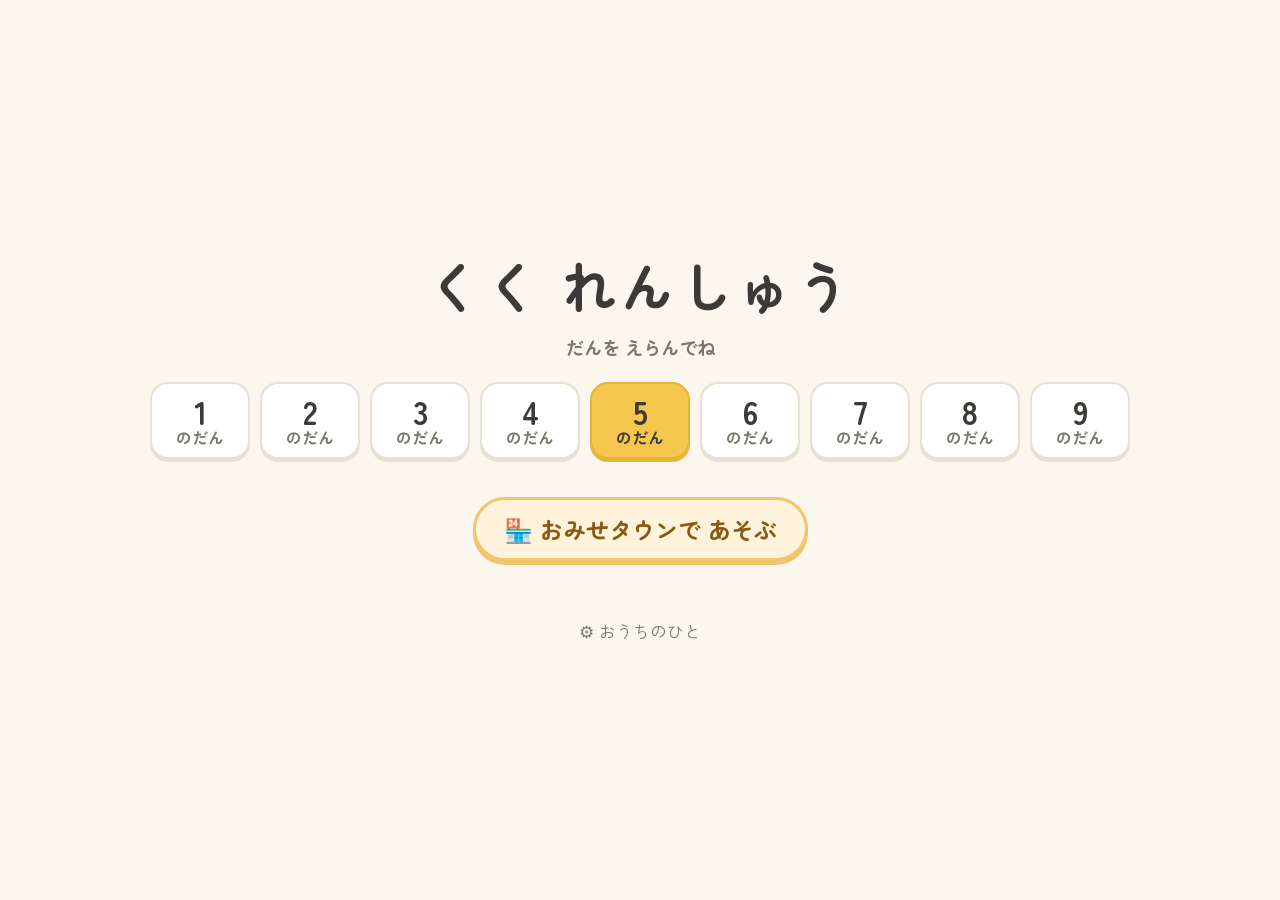
<file: index.html>
<!doctype html>
<html lang="ja">
<head>
<meta charset="utf-8">
<meta name="viewport" content="width=device-width, initial-scale=1, viewport-fit=cover">
<meta name="theme-color" content="#fbf7ef">
<title>くく れんしゅう</title>
<meta name="description" content="九九を声で練習するアプリ（1〜9の段）">
<link rel="manifest" href="manifest.webmanifest">
<link rel="icon" type="image/png" sizes="32x32" href="icons/favicon-32.png">
<link rel="apple-touch-icon" href="icons/apple-touch-icon.png">
<meta name="apple-mobile-web-app-capable" content="yes">
<meta name="mobile-web-app-capable" content="yes">
<meta name="apple-mobile-web-app-title" content="くく">
<meta name="apple-mobile-web-app-status-bar-style" content="default">
<link rel="preconnect" href="https://fonts.googleapis.com">
<link rel="preconnect" href="https://fonts.gstatic.com" crossorigin>
<link href="https://fonts.googleapis.com/css2?family=Zen+Maru+Gothic:wght@500;700&display=swap" rel="stylesheet">
<link rel="stylesheet" href="style.css">
</head>
<body>

<!-- トップ -->
<section class="screen" id="screen-top">
  <div class="top-wrap">
    <h1 class="top-title">くく れんしゅう</h1>
    <p class="top-hint">だんを えらんでね</p>
    <div class="dan-picker" id="dan-picker" aria-label="だんを えらぶ"></div>
    <button class="shop-entry" id="btn-shop">🏪 おみせタウンで あそぶ</button>
    <button class="link-btn" id="btn-parent">⚙ おうちのひと</button>
    <p class="env-notice" id="env-notice" hidden></p>
  </div>
</section>

<!-- 1もんずつ：えらぶ -->
<section class="screen" id="screen-select">
  <header class="bar"><button class="back" data-go="menu">← もどる</button><span class="bar-title"><span class="dan-title"></span>・1もんずつ</span><span></span></header>
  <div class="center-wrap">
    <div class="select-grid" id="select-grid"></div>
    <div class="level-picker" aria-label="れんしゅうの しかた"></div>
  </div>
</section>

<!-- 段のメニュー -->
<section class="screen" id="screen-menu">
  <header class="bar"><button class="back" data-go="top">← もどる</button><span class="bar-title dan-title menu-dan"></span><span></span></header>
  <div class="center-wrap menu-wrap">
    <div class="mode-grid">
      <button class="mode-btn blue" id="mode-single"><span class="mode-ico">🔵</span><span class="mode-name">1もんずつ</span><span class="mode-sub">ひとつずつ れんしゅう</span></button>
      <button class="mode-btn green" id="mode-seq"><span class="mode-ico">🟢</span><span class="mode-name">じゅんばんに 9もん</span><span class="mode-sub">1から9まで じゅんばんに</span><span class="step-mark" id="mark-seq" hidden>✨</span></button>
      <button class="mode-btn purple" id="mode-random"><span class="mode-ico">🟣</span><span class="mode-name">ばらばら 9もん</span><span class="mode-sub">じゅんばんを まぜて れんしゅう</span><span class="step-mark" id="mark-random" hidden>✨</span></button>
      <button class="mode-btn star" id="mode-recital"><span class="mode-ico">⭐</span><span class="mode-name">みないで いえるかな？</span><span class="mode-sub">さいしょから さいごまで じぶんで</span></button>
    </div>
    <div class="menu-foot">
      <div class="level-row"><span class="level-label">みかた</span><div class="level-picker" aria-label="れんしゅうの しかた"></div></div>
      <button class="link-btn small" id="chain-short-toggle">ちょっとだけ れんしゅう</button>
      <div class="chain-short" id="chain-short" hidden></div>
    </div>
  </div>
</section>

<!-- のぼり／くだり えらび -->
<section class="screen" id="screen-dir">
  <header class="bar"><button class="back" data-go="menu">← もどる</button><span class="bar-title"><span class="dan-title"></span>・<span id="dir-context"></span></span><span></span></header>
  <div class="center-wrap">
    <p class="dir-q">どっちにする？</p>
    <div class="dir-grid">
      <button class="mode-btn green" id="dir-up"><span class="mode-name">⬆️ のぼり<small>（上り九九）</small></span><span class="mode-sub">1 → 2 → 3 → … → 9</span></button>
      <button class="mode-btn blue" id="dir-down"><span class="mode-name">⬇️ くだり<small>（下り九九）</small></span><span class="mode-sub">9 → 8 → 7 → … → 1</span></button>
    </div>
  </div>
</section>

<!-- 練習 -->
<section class="screen" id="screen-play">
  <header class="bar">
    <button class="back" id="btn-play-back">← もどる</button>
    <div class="dots" id="play-dots"></div>
    <button class="replay" id="btn-replay">🔊 もういちど</button>
  </header>
  <div class="stage">
    <div class="play-label" id="play-label" hidden></div>
    <div class="play-q" id="play-q"></div>
    <div class="play-reading" id="play-reading"></div>
    <div class="play-msg" id="play-msg"></div>
    <div class="play-sub" id="play-sub"></div>
    <button class="mic off" id="play-mic" hidden aria-label="マイク"><span class="mic-ico">🎤</span><span class="mic-label" id="play-mic-label"></span></button>

    <div class="hint-box" id="hint-box" hidden>
      <div class="hint-clue" id="hint-clue"></div>
      <div class="hint-note" id="hint-note"></div>
      <button class="soft-btn" id="btn-reveal">こたえをみる</button>
    </div>
    <div class="solo-box" id="solo-box" hidden>
      <button class="mid-btn green" id="btn-solo">こんどは ひとりで♪</button>
    </div>
    <div class="after-box" id="after-box" hidden>
      <button class="mid-btn blue" id="after-again">もういちど</button>
      <button class="mid-btn green" id="after-next">つぎへ</button>
      <button class="soft-btn" id="after-list">ほかの もんだい</button>
    </div>
  </div>
  <footer class="play-foot">
    <span></span>
    <button class="hint-btn" id="btn-hint">💡 ヒント</button>
    <button class="cant-hear" id="btn-cant-hear">🎤 うまくきこえない</button>
  </footer>

  <div class="rescue" id="rescue" hidden>
    <div class="rescue-card">
      <p class="rescue-title">おうちのひとに きいてもらおう</p>
      <p class="rescue-reason" id="rescue-reason"></p>
      <button class="mid-btn green" id="rescue-ok">○ いえた</button>
      <div class="rescue-row">
        <button class="soft-btn" id="rescue-retry">🎤 もういちど マイク</button>
        <button class="soft-btn" id="rescue-close">とじる</button>
      </div>
    </div>
  </div>
</section>

<!-- つづけて：おわり -->
<section class="screen" id="screen-done">
  <div class="center-wrap done-wrap">
    <div class="done-icon" id="done-icon">✨</div>
    <p class="done-title" id="done-title"></p>
    <div class="done-buttons">
      <button class="mid-btn green" id="done-recite" hidden>こんどは じぶんで いってみる？</button>
      <button class="mid-btn blue" id="done-end">おしまい</button>
    </div>
    <div class="done-buttons">
      <button class="soft-btn" id="done-next" hidden></button>
      <button class="soft-btn" id="done-again">もういちど</button>
    </div>
  </div>
</section>

<!-- ⭐ みないで いえるかな？（本番暗唱） -->
<section class="screen" id="screen-recital">
  <header class="bar"><button class="back" id="btn-recital-back">← もどる</button><span class="bar-title" id="recital-dir"></span><span></span></header>
  <div class="stage">
    <div class="recite-dan dan-title"></div>
    <div class="recital-sub" id="recital-sub"></div>
    <button class="big-btn star recital-start" id="recital-start">🎤 スタート</button>
  </div>
  <footer class="recital-foot">
    <button class="mid-btn blue" id="recital-finish" hidden>おわった！</button>
  </footer>
</section>

<!-- 🏪 九九のおみせタウン：お店えらび（マイクは使わない） -->
<section class="screen" id="screen-town">
  <header class="bar"><button class="back" id="town-back">← もどる</button><span class="bar-title">九九の おみせタウン</span><span></span></header>
  <div class="town">
    <p class="town-hint">どの おみせで あそぶ？</p>
    <div class="town-grid" id="town-grid"></div>
  </div>
</section>

<!-- 🏪 お店（マイクは使わない） -->
<section class="screen" id="screen-shop">
  <header class="bar"><button class="back" id="shop-back">← おみせタウン</button><span class="bar-title" id="shop-title"></span><span></span></header>
  <div class="shop">
    <div class="shop-side">
      <div class="shop-customer">
        <div class="shop-animal" id="shop-animal"></div>
        <div class="shop-bubble"><span class="shop-name" id="shop-name"></span><span class="shop-line" id="shop-line"></span></div>
      </div>
      <div class="shop-panel">
        <div class="shop-prep" id="shop-prep">
          <button class="mid-btn shop-btn soft" id="shop-remove">− もどす</button>
          <span class="shop-plate-count" id="shop-plate-count"></span>
          <button class="mid-btn shop-btn green" id="shop-add">＋ ならべる</button>
        </div>
        <button class="mid-btn shop-check" id="shop-check">ぜんぶで なんこ？ かくにん！</button>
        <div class="shop-result" id="shop-result" hidden>
          <div class="shop-total" id="shop-total"></div>
          <div class="shop-eq" id="shop-eq"></div>
          <div class="shop-reading"><span id="shop-reading"></span> <button class="tiny-round" id="shop-read" aria-label="よみかたを きく">🔊</button></div>
          <button class="soft-btn" id="shop-skip">とばす ⏩</button>
        </div>
        <button class="mid-btn shop-deliver" id="shop-deliver" hidden>🛵 おとどけする</button>
        <div class="shop-thanks" id="shop-thanks"></div>
        <div class="shop-next-item" id="shop-next-item" hidden></div>
        <button class="mid-btn blue" id="shop-next" hidden>つぎの おきゃくさんを よぶ</button>
      </div>
    </div>
    <div class="shop-counter">
      <div class="shop-plates" id="shop-plates"></div>
      <div class="shop-foods" id="shop-foods" aria-label="しょうひんを えらぶ"></div>
    </div>
  </div>
  <div class="shop-unlock" id="shop-unlock" hidden>
    <div class="shop-unlock-card">
      <p class="shop-unlock-title" id="shop-unlock-title">✨ あたらしい しょうひん ✨</p>
      <div class="shop-unlock-food" id="shop-unlock-food"></div>
      <p class="shop-unlock-name"><span id="shop-unlock-name"></span><span id="shop-unlock-after"> が できるように なったよ！</span></p>
      <p class="shop-unlock-note" id="shop-unlock-note">したの しょうひんから えらべるよ</p>
      <div class="shop-unlock-btns">
        <button class="mid-btn green" id="shop-unlock-ok">やったね！</button>
        <button class="mid-btn blue" id="shop-unlock-use">つぎは これに する！</button>
      </div>
    </div>
  </div>
  <div class="shop-unlock shop-intro" id="shop-intro" hidden>
    <div class="shop-unlock-card">
      <p class="shop-unlock-title" id="shop-intro-title"></p>
      <div class="shop-unlock-food" id="shop-intro-item"></div>
      <p class="shop-intro-line" id="shop-intro-line"></p>
      <p class="shop-unlock-note" id="shop-intro-sub"></p>
      <button class="mid-btn green" id="shop-intro-ok">はじめる！</button>
    </div>
  </div>
</section>

<!-- おうちのひと -->
<section class="screen" id="screen-parent">
  <header class="bar"><button class="back" id="btn-parent-back">← もどる</button><span class="bar-title">おうちのひと</span><span></span></header>
  <div class="parent">
    <div class="test-banner" id="test-banner" hidden>🧪 動作テストモード中：練習しても記録・成長・反応時間・履歴には残りません</div>

    <section class="card">
      <h2>練習セッション</h2>
      <p class="note">1回の練習ごとの記録です。正解の行で「👋 おうちのひとがヒント」を押すと、外部ヒントありとして記録を直せます（ヒントなし成功には数えなくなります）。<br>
      反応時間は読み上げ終了から正解までです。「※聞き取り直し」がある場合は、純粋に思い出すまでの時間ではありません。</p>
      <div id="session-list"></div>
    </section>

    <section class="card">
      <h2>だんごとの記録（累計）</h2>
      <div class="dan-tabs" id="parent-dan-tabs"></div>
      <div class="table-wrap" id="parent-table"></div>
      <p class="note">成長：🌱はじめ → 🌿ヒントありで言えた → 🌷ヒントなしで言えた → ⭐別の日にもヒントなしで言えた<br>
      「最近の反応時間」は直近3回の平均（参考値）。聞き取り直しを含むため、セッション記録の実測を優先してください。</p>
      <p id="parent-chain" class="note"></p>
    </section>

    <section class="card">
      <h2>音声認識テスト</h2>
      <div class="row">
        <select id="test-dan"></select>
        <select id="test-target"></select>
        <span id="test-prompt"></span>
      </div>
      <button class="soft-btn" id="btn-test">🎤 テスト開始</button>
      <div class="test-out" id="test-out"></div>
    </section>

    <section class="card">
      <h2>🧪 動作テストモード</h2>
      <label class="row"><input type="checkbox" id="set-test"> 動作テストモード（おうちのひと・開発者の確認用）</label>
      <p class="note">ONのあいだは、音声認識・読み上げ・判定・効果音・画面遷移は通常どおり動きますが、学習記録・成長・反応時間・練習履歴には一切加算しません。子ども画面の右上に小さく 🧪 が出ます。</p>
    </section>

    <section class="card">
      <h2>設定</h2>
      <label class="row"><input type="checkbox" id="set-voice"> 音声読み上げ</label>
      <label class="row"><input type="checkbox" id="set-sound"> 効果音 <button class="tiny" id="btn-sound-test" type="button">試す</button></label>
      <label class="row">読み上げ速度 <input type="range" id="set-rate" min="0.6" max="1.2" step="0.05"> <span id="set-rate-val"></span>
        <button class="tiny" id="btn-rate-test" type="button">試す</button></label>
      <label class="row">声 <select id="set-voice-name"></select></label>
      <p class="note" id="env-status"></p>
      <label class="row"><input type="checkbox" id="set-dev"> 🛠 開発用ツールを表示する（音声認識の調査用）</label>
      <p class="note">ON のあいだだけ、認識した文字や時刻などの開発用ログを、このタブの中に一時的に保存します（タブを閉じると消えます。どこにも送信しません）。</p>
    </section>

    <section class="card">
      <h2>この端末の記録について</h2>
      <p class="note">
        ・練習の記録は、<b>この端末のこのブラウザの中だけ</b>に保存されます（ログインなし）。ほかの端末やブラウザとは同期しません。<br>
        ・ブラウザの「閲覧データの削除」をすると記録も消えます。iPad・iPhone では、Safari で開いたときとホーム画面から開いたときで記録が別になります。<br>
        ・このアプリは、音声や認識した文字を独自のサーバーへ送りません。ただし声を文字にする処理は、ブラウザの音声認識（Chrome は Google、Safari は Apple）が各社のサーバーで行います。<br>
        ・記録には、聞き取れなかったときに認識された文字（例：「聞き取れず「…」」）や本番暗唱の認識結果も含まれます。不要になったら下の「成長記録をリセット」で消せます。
      </p>
      <div class="row">
        <button class="soft-btn" id="btn-export" type="button">記録をファイルに保存</button>
        <label class="soft-btn file-btn">記録をファイルから読み込む<input type="file" id="file-import" accept="application/json,.json" hidden></label>
      </div>
      <p class="note">端末を変えるときや、ローカル版（localhost）から公開版へ移るときに使います。読み込むと、この端末の今の記録はファイルの内容に置きかわります。</p>
      <p class="note" id="import-result"></p>
    </section>

    <div id="dev-tools" hidden>
    <section class="card">
      <h2>🛠 開発用：音の切り分け（「ピコン」音の調査）</h2>
      <p class="note">「ピコン」が、アプリの効果音なのか、Android 等が音声認識の開始・終了で鳴らす音なのかを確かめます。テスト中は話さず、音が鳴ったときに下の記録と時刻を見比べてください。</p>
      <div class="row">
        <button class="soft-btn" id="btn-beep-off" type="button">① マイクを止めて30秒（アプリの音だけ）</button>
        <button class="soft-btn" id="btn-beep-on" type="button">② マイクだけ開いて30秒（話さないで）</button>
        <button class="tiny" id="btn-beep-stop" type="button">テストをやめる</button>
      </div>
      <div class="test-out" id="beep-status"></div>
      <div class="raw-log" id="beep-live"></div>
      <h3 class="day">練習中のマイクの開始・終了のまとめ（生ログから）</h3>
      <div class="row"><button class="tiny" id="btn-beep-summary" type="button">まとめを更新</button></div>
      <div class="table-wrap" id="beep-summary"></div>
    </section>

    <section class="card">
      <h2>🛠 開発用：テンポ計測</h2>
      <p class="note">子ども画面には出ません。学習記録とは別で、このタブを閉じると消えます。</p>
      <div class="row">
        <button class="soft-btn" id="btn-lag">開始ラグを計測（旧方式 → 新方式）</button>
        <button class="tiny" id="btn-perf-copy" type="button">記録をコピー</button>
        <button class="tiny" id="btn-perf-clear" type="button">記録を消す</button>
      </div>
      <p class="note">計測中（約30秒）は声を出さないでください。読み上げを自分のマイクが拾ったかどうかも一緒に確認します。</p>
      <div class="test-out" id="lag-out"></div>
      <div class="table-wrap" id="perf-table"></div>
    </section>

    <section class="card">
      <h2>🛠 開発用：マイク受付方式の比較（5の段の調査用）</h2>
      <p class="note">「じゅんばんに 9もん」などの練習で、マイクをいつ・どの設定で開くかを切り替えます。切り替えたあと、同じ人が同じように答えて結果を比べてください。</p>
      <label class="row"><input type="radio" name="mic-mode" value="A"> A：読み上げ中から受付（現在の方式・continuous＋interim・認識を使い回す）</label>
      <label class="row"><input type="radio" name="mic-mode" value="B"> B：読み上げ終了直後に新しく開始（continuous＋interim・待ち時間なし）</label>
      <label class="row"><input type="radio" name="mic-mode" value="C"> C：読み上げ終了直後に新しく開始・「音声認識テスト」と同じ単発設定（continuous＝false・interim＝false）</label>
      <div class="row"><button class="tiny" id="btn-ab-refresh" type="button">比較表を更新</button></div>
      <div class="table-wrap" id="ab-table"></div>
      <h3 class="day">問題ごとのタイムライン（読み上げ・マイク・認識結果・判定を同じ時間軸で）</h3>
      <div class="row">
        <select id="tl-pick"></select>
        <button class="tiny" id="btn-tl-refresh" type="button">更新</button>
      </div>
      <div class="raw-log" id="tl-view"></div>
    </section>

    <section class="card">
      <h2>🛠 開発用：音声認識の生ログ</h2>
      <p class="note">Chrome が実際に返した文字列・候補・確信度と、アプリがどう数に直して判定したかを1件ずつ残します（子ども画面には出ません。このタブを閉じると消えます）。<br>
      「しじゅう」が受け付けられないときは：結果が来ていない → A、別の文字列で来ている → B、文字列は来ているのに判定が C/B → C（アプリ側の正規化）と切り分けられます。</p>
      <div class="row">
        <select id="raw-filter">
          <option value="key">結果と判定だけ</option>
          <option value="all">すべてのイベント</option>
          <option value="recital">本番暗唱だけ</option>
        </select>
        <button class="tiny" id="btn-raw-refresh" type="button">更新</button>
        <button class="tiny" id="btn-raw-copy" type="button">ログをコピー</button>
        <button class="tiny" id="btn-raw-clear" type="button">ログを消す</button>
      </div>
      <p class="note" id="raw-caps"></p>
      <div class="raw-log" id="raw-log"></div>
    </section>

    </div>

    <section class="card">
      <h2>リセット</h2>
      <button class="soft-btn" id="btn-reset">成長記録をリセット</button>
    </section>
  </div>
</section>

<div class="test-badge" id="test-badge" hidden>🧪</div>

<script src="js/data.js"></script>
<script src="js/judge.js"></script>
<script src="js/store.js"></script>
<script src="js/perf.js"></script>
<script src="js/env.js"></script>
<script src="js/audio.js"></script>
<script src="js/recital.js"></script>
<script src="js/shop.js"></script>
<script src="js/parent.js"></script>
<script src="js/app.js"></script>
</body>
</html>
</file>
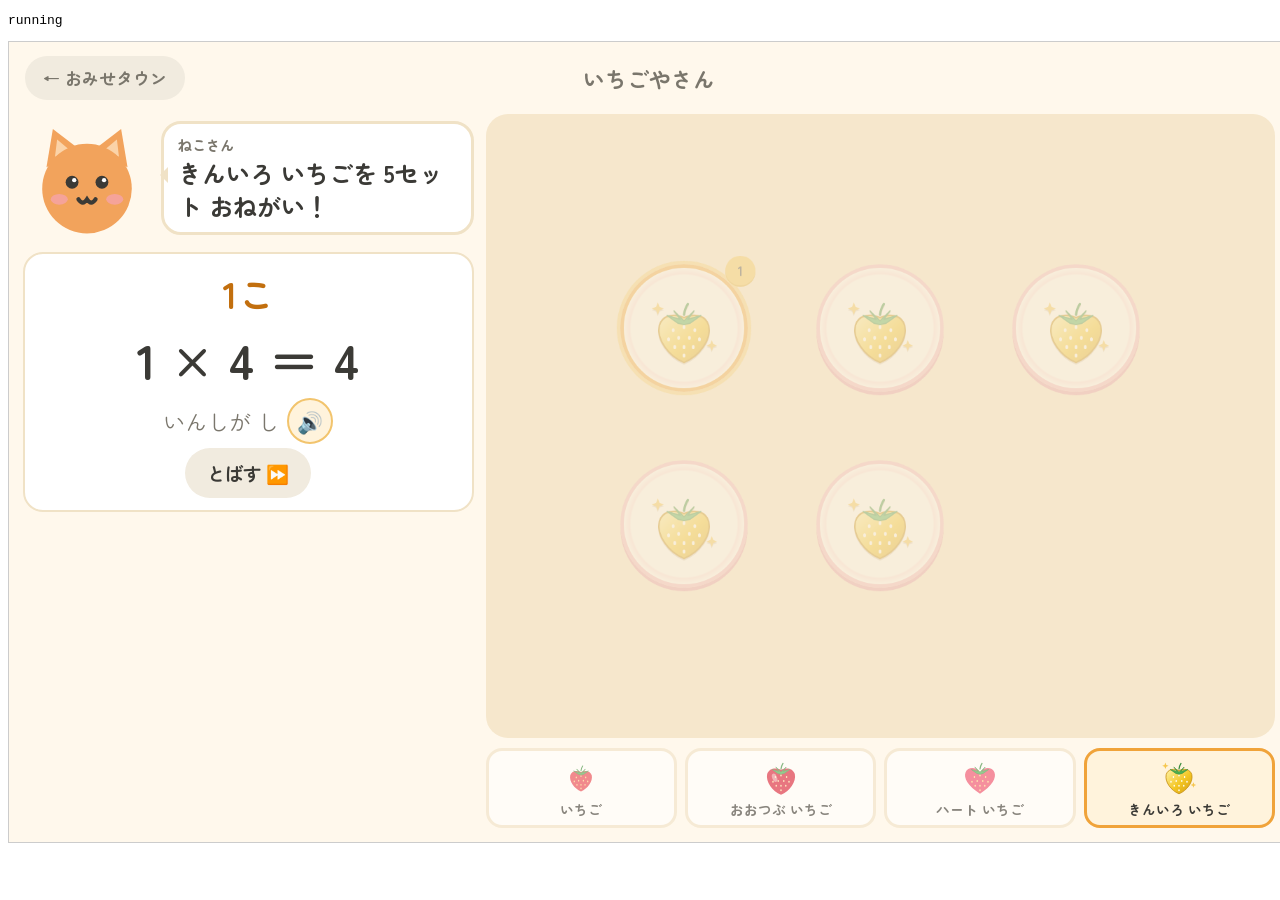
<file: tests/shop-flow-test.html>
<!doctype html>
<html lang="ja">
<head>
<meta charset="utf-8">
<title>おみせタウン 動作テスト</title>
<style>body{font-family:sans-serif;font-size:13px} iframe{width:1280px;height:800px;border:1px solid #ccc} .ng{color:#c00;font-weight:bold}</style>
</head>
<body>
<!--
  開発用：おみせタウンの動作テスト（公開しない）。本物の index.html を iframe で開いて操作する。
  ※ この画面を開いたブラウザの記録（localStorage）を一時的に書きかえ、最後に元へもどす。
  結果は #result に出る（headless Chrome の --dump-dom で読める）。
    ?size=1024x600 で画面サイズを変えられる
-->
<pre id="result">running</pre>
<iframe id="f"></iframe>
<script>
(async () => {
  const KEY = 'kuku-renshu-v1';
  const saved = localStorage.getItem(KEY);
  const savedBk = localStorage.getItem(KEY + '-backup');
  const q = new URLSearchParams(location.search);
  const [W, H] = (q.get('size') || '1280x800').split('x').map(Number);
  const f = document.getElementById('f');
  f.style.width = W + 'px'; f.style.height = H + 'px';
  const lines = []; let ng = 0;
  const ok = (cond, msg) => { if (!cond) ng++; lines.push(`${cond ? 'OK ' : 'NG '} ${msg}`); };
  const wait = (ms) => new Promise((r) => setTimeout(r, ms));
  const load = () => new Promise((r) => { f.onload = () => setTimeout(r, 300); f.src = '../index.html?t=' + Date.now(); });
  let G, $, micStarts = 0;
  const attach = () => {
    G = (s) => f.contentWindow.eval(s);
    $ = (id) => f.contentDocument.getElementById(id);
    G('Voice').speak = () => Promise.resolve('skip');
    const Mic = G('Mic'); const orig = Mic.start; Mic.start = function () { micStarts++; return orig.apply(this, arguments); };
    // 認識エンジンそのものの起動も数える
    const SR = f.contentWindow.SpeechRecognition || f.contentWindow.webkitSpeechRecognition;
    if (SR) { const o = SR.prototype.start; SR.prototype.start = function () { micStarts++; return o.apply(this, arguments); }; }
  };
  const vis = (el) => !!el && !el.hidden && el.getClientRects().length > 0;
  const rect = (el) => el.getBoundingClientRect();
  // 絵の外側には余白があるので、まん中 64% を「絵のある所」とみなす
  const core = (el) => { const r = rect(el), dx = r.width * .18, dy = r.height * .18; return { left: r.left + dx, right: r.right - dx, top: r.top + dy, bottom: r.bottom - dy }; };
  const inter = (a, b, m) => Math.min(a.right, b.right) - Math.max(a.left, b.left) > m && Math.min(a.bottom, b.bottom) - Math.max(a.top, b.top) > m;

  try {
    // ---- 1) 旧ごちそうやさんの記録 → ごはんやさんへ引き継ぎ ----
    localStorage.removeItem(KEY + '-backup');
    // Phase 1 で遊んだ記録（いちご・にんじんは コンプリート）と、さらに古い ごちそうやさんの記録
    const P1 = {
      1: { deliveries: 7, selected: 'gold', history: [{ at: 1, dan: 1, plates: 3, total: 3, food: 'gold', animal: 'bear' }], introSeen: true },
      2: { deliveries: 6, selected: 'sparkle', history: [], introSeen: true },
      3: { deliveries: 1, selected: null, history: [], introSeen: true },
    };
    localStorage.setItem(KEY, JSON.stringify({ version: 2, settings: { dan: 5 }, multiplication: { 5: { 3: { ok: 2 } } }, chain: {}, recitation: {}, recital: {}, sessions: [], shops: P1,
      shop: { deliveries: 5, selected: 'dango', history: [{ at: 1, order: 3, food: 'tamago', animal: 'bear' }, { at: 2, order: 7, food: 'onigiri', animal: 'cat' }] } }));
    await load(); attach();
    let s5 = G('Store.shopOf(5)');
    ok(s5.deliveries === 5, `移行：おとどけ回数 5 → ${s5.deliveries}`);
    ok(s5.selected === 'curry', `移行：えらんでいた だんご → ${s5.selected}`);
    ok(s5.history.map((h) => h.food).join() === 'takikomi,furikake', `移行：履歴 tamago,onigiri → ${s5.history.map((h) => h.food)}`);
    const k1 = G('Store.shopOf(1)'), k2 = G('Store.shopOf(2)'), k3 = G('Store.shopOf(3)');
    ok(k1.deliveries === 7 && k1.selected === 'gold' && k1.history.length === 1 && k2.deliveries === 6 && k2.selected === 'sparkle' && k3.deliveries === 1,
      `Phase 1 の記録：いちご 7回・きんいろ／にんじん 6回・キラキラ／サンド 1回 → ${k1.deliveries}・${k1.selected}／${k2.deliveries}・${k2.selected}／${k3.deliveries}`);
    ok([4, 6, 7, 8, 9].every((d) => G(`Store.shopOf(${d})`).deliveries === 0), 'あたらしい5けんは 0 から');

    // ---- 2) タウン画面 ----
    $('btn-shop').click(); await wait(50);
    ok($('screen-town').classList.contains('active'), 'トップ → おみせタウン');
    const cards = [...f.contentDocument.querySelectorAll('#town-grid .town-shop')];
    ok(cards.length === 9, `お店 9けん（${cards.length}）`);
    const open = cards.filter((c) => c.classList.contains('open')).map((c) => +c.dataset.dan);
    ok(open.join() === '1,2,3,4,5,6,7,8,9', `あそべるお店 1〜9 の順（${open}）`);
    ok(!/じゅんびちゅう/.test($('town-grid').textContent), '「じゅんびちゅう」は もうない');
    const mini = (d) => f.contentDocument.querySelectorAll(`.town-shop[data-dan="${d}"] .town-mini`).length;
    ok(mini(1) === 4 && mini(2) === 4 && mini(3) === 1 && mini(5) === 3, `タウンの できる商品：いちご4・にんじん4・サンド1・ごはん3（${mini(1)}・${mini(2)}・${mini(3)}・${mini(5)}）`);
    const names = cards.map((c) => c.querySelector('.town-name').textContent).join('/');
    ok(names === 'いちごやさん/にんじんやさん/サンドイッチやさん/しばいぬやさん/ごはんやさん/ロールケーキやさん/七色インコやさん/たこのうみ/クッキーやさん', names);
    // タウンのはみ出し
    const tg = rect($('screen-town'));
    ok(cards.every((c) => { const r = rect(c); return r.bottom <= tg.bottom + 1 && r.right <= tg.right + 1 && r.left >= tg.left - 1; }), `タウン ${W}×${H} ではみ出しなし`);

    // ---- 2.5) 商品えらびのタイミング（クッキーやさん） ----
    {
      const spoken = []; let cancels = 0;
      G('Voice').speak = (t) => { spoken.push(t); return Promise.resolve('skip'); };
      const oc = G('Voice').cancel; G('Voice').cancel = function () { cancels++; return oc.apply(this, arguments); };
      f.contentDocument.querySelector('#town-grid .town-shop.open[data-dan="9"]').click(); await wait(50);
      if (vis($('shop-intro'))) { $('shop-intro-ok').click(); await wait(20); }
      const S = G('Shop.state');
      const chip = (id) => f.contentDocument.querySelector(`#shop-foods .food-chip[data-id="${id}"]`);
      const lineNow = () => $('shop-line').textContent;
      const serve = async () => { for (let i = 0; i < S.order; i++) $('shop-add').click(); $('shop-check').click(); await wait(10); $('shop-skip').click(); $('shop-deliver').click(); await wait(10); };
      await serve();
      ok(S.phase === 'delivered' && !chip('plain').disabled, 'おとどけのあと（つぎの おきゃくさんを まつ間）商品ボタンが おせる');
      ok(vis($('shop-next-item')) && /プレーン クッキー/.test($('shop-next-item').textContent), `つぎに だす商品を表示「${$('shop-next-item').textContent.trim()}」`);
      $('shop-next').click(); await wait(10);
      await serve();   // 2回目 → チョコチップが解放
      ok(vis($('shop-unlock')) && $('shop-unlock-name').textContent === 'チョコチップ クッキー', `2回目で解放：${$('shop-unlock-name').textContent}`);
      ok(G('Store.shopOf(9)').selected !== 'chip', '解放しても 今の商品は 勝手に変えない');
      ok(chip('chip').classList.contains('fresh') && /NEW/.test(chip('chip').textContent), '解放した商品に NEW のしるし');
      const order0 = S.order, deliv0 = G('Store.shopOf(9)').deliveries, run0 = S.run;
      $('shop-unlock-use').click(); await wait(10);
      ok($('shop-unlock').hidden && G('Store.shopOf(9)').selected === 'chip', '「つぎは これに する！」で えらべる');
      ok(S.phase === 'delivered' && S.order === order0 && G('Store.shopOf(9)').deliveries === deliv0 && S.run === run0, 'えらんでも 注文は出ない・おとどけ回数は ふえない');
      ok(/チョコチップ クッキー/.test($('shop-next-item').textContent) && !chip('chip').classList.contains('fresh'), 'つぎに だす商品が チョコチップに かわる・NEW は消える');
      $('shop-next').click(); await wait(10);
      ok(lineNow().includes(`チョコチップ クッキーを ${S.order}セット おねがい！`) && spoken[spoken.length - 1] === `チョコチップ クッキーを ${S.order}セット おねがい！`, `えらんだ商品で 注文がくる「${lineNow()}」`);
      // 注文のあと・ならべる前に かえる
      const n0 = S.order, c0 = cancels, d0 = G('Store.shopOf(9)').deliveries;
      chip('plain').click(); await wait(10);
      const want = `プレーン クッキーを ${n0}セット おねがい！`;
      ok(lineNow() === want && S.order === n0 && G('Store.shopOf(9)').deliveries === d0, `注文のあとに かえると 注文の文も かわる（数は同じ）「${lineNow()}」`);
      ok(cancels === c0 + 1 && spoken[spoken.length - 1] === want, `読み上げ中の注文を止めて 言いなおす「${spoken[spoken.length - 1]}」`);
      // 連打しても 最後の画面と 最後の読み上げが一致
      chip('chip').click(); chip('plain').click(); chip('chip').click(); await wait(10);
      ok(lineNow() === spoken[spoken.length - 1] && lineNow().startsWith('チョコチップ'), `つづけて かえても 画面と読み上げが一致「${lineNow()}」`);
      // ならべはじめたら かえられない
      $('shop-add').click();
      ok(chip('plain').disabled, 'ならべはじめたら 商品ボタンは おせない');
      chip('plain').onclick();
      ok(G('Store.shopOf(9)').selected === 'chip' && lineNow().startsWith('チョコチップ'), 'ならべている途中は 直接よんでも 変わらない');
      $('shop-remove').click();
      ok(!chip('plain').disabled, 'ぜんぶ もどすと また えらべる');
      // 数のかくにん中・かくにん後も かえられない
      for (let i = 0; i < S.order; i++) $('shop-add').click();
      $('shop-check').click(); await wait(10);
      chip('plain').onclick();
      const okCounting = G('Store.shopOf(9)').selected === 'chip';
      $('shop-skip').click();
      chip('plain').onclick();
      ok(okCounting && G('Store.shopOf(9)').selected === 'chip', 'かくにん中・おとどけ前は 変わらない');
      $('shop-deliver').click(); await wait(10);
      if (vis($('shop-unlock'))) $('shop-unlock-ok').click();
      G('Voice').speak = () => Promise.resolve('skip'); G('Voice').cancel = oc;
      $('shop-back').click(); await wait(30);
    }

    // ---- 3) 各お店 1〜9セット ----
    for (const dan of [1, 2, 3, 4, 5, 6, 7, 8, 9]) {
      const card = f.contentDocument.querySelector(`#town-grid .town-shop.open[data-dan="${dan}"]`);
      card.click(); await wait(50);
      ok($('screen-shop').classList.contains('active'), `${dan}のだん：お店をひらく`);
      const introNeeded = !G(`Store.shopOf(${dan})`).introSeen;
      ok(vis($('shop-intro')) === introNeeded, `${dan}のだん：はじめての説明 ${introNeeded ? 'でる' : 'でない'}「${$('shop-intro-line').textContent}」`);
      if (vis($('shop-intro'))) { $('shop-intro-ok').click(); await wait(20); }
      const S = G('Shop.state');
      const SH = G('Shop.SHOPS').find((s) => s.dan === dan);
      const unit = SH.unit;
      const bad = [];
      for (let n = 1; n <= 9; n++) {
        S.run++; S.order = n; S.plates = 0; S.phase = 'order';
        $('shop-remove').onclick(); // 0 のまま画面をつくりなおす（ボタンが無効でも直接よぶ）
        // かくにん前は おとどけできない
        for (let i = 0; i < n; i++) $('shop-add').click();
        if (vis($('shop-deliver'))) bad.push(`n${n}:かくにん前におとどけボタン`);
        const before = G(`Store.shopOf(${dan})`).deliveries;
        $('shop-deliver').onclick();
        if (G(`Store.shopOf(${dan})`).deliveries !== before) bad.push(`n${n}:かくにん前におとどけできた`);
        $('shop-check').click(); await wait(30);
        if (S.phase !== 'counting') bad.push(`n${n}:かぞえはじめない`);
        if (vis($('shop-deliver'))) bad.push(`n${n}:かぞえ中におとどけボタン`);
        $('shop-deliver').onclick();
        if (G(`Store.shopOf(${dan})`).deliveries !== before) bad.push(`n${n}:かぞえ中におとどけできた`);
        $('shop-skip').click(); await wait(10);
        const plates = [...f.contentDocument.querySelectorAll('#shop-plates .plate:not(.empty)')];
        const badges = plates.map((p) => p.querySelector('.plate-badge').textContent.trim());
        const want = Array.from({ length: n }, (_, i) => String((i + 1) * dan));
        if (badges.join() !== want.join()) bad.push(`n${n}:累計 ${badges}`);
        if (SH.legs) {
          // しばいぬ・たこ：1セット＝1ぴき、あしが 段の数だけ
          if (!plates.every((p) => p.querySelectorAll('.food').length === 1 && p.querySelectorAll('.food .leg').length === dan)) bad.push(`n${n}:1ぴきの あしの数がちがう`);
        } else if (!plates.every((p) => p.querySelectorAll('.food').length === dan)) bad.push(`n${n}:1セットの数がちがう`);
        if (dan === 7) {
          // 7わの色が ぜんぶ ちがう（赤〜紫）
          const colorsOk = plates.every((p) => new Set([...p.querySelectorAll('.food svg')].map((sv) => sv.querySelector('ellipse').getAttribute('fill'))).size === 7);
          if (!colorsOk) bad.push(`n${n}:インコ7わが7色でない`);
        }
        if ($('shop-plate-count').textContent !== '') bad.push(`n${n}:かくにん後も セット数表示`);
        if ($('shop-eq').textContent !== `${dan} × ${n} ＝ ${dan * n}`) bad.push(`n${n}:式 ${$('shop-eq').textContent}`);
        const wantTotal = SH.legs ? `あしが ぜんぶで ${dan * n}ほん` : `ぜんぶで ${dan * n}${unit}`;
        if ($('shop-total').textContent !== wantTotal) bad.push(`n${n}:合計 ${$('shop-total').textContent}`);

        if (!vis($('shop-deliver'))) bad.push(`n${n}:かくにん後におとどけボタンがない`);
        // 重なり・はみ出し
        const area = rect($('shop-plates'));
        plates.forEach((p, i) => {
          const pr = rect(p.querySelector('.plate-dish'));
          if (pr.bottom > area.bottom + 1 || pr.right > area.right + 1 || pr.top < area.top - 1 || pr.left < area.left - 1) bad.push(`n${n}:${i + 1}セットめが はみ出し`);
          plates.slice(i + 1).forEach((q2, j) => { if (inter(pr, rect(q2.querySelector('.plate-dish')), 1)) bad.push(`n${n}:入れ物${i + 1}と${i + j + 2}が重なる`); });
          const fr = [...p.querySelectorAll('.food')].map(core);
          fr.forEach((a, k) => {
            if (a.left < pr.left - 1 || a.right > pr.right + 1 || a.top < pr.top - 1 || a.bottom > pr.bottom + 1) bad.push(`n${n}:しょうひんが入れ物の外`);
            fr.slice(k + 1).forEach((b) => { if (inter(a, b, 2)) bad.push(`n${n}:しょうひんどうしが重なる`); });
          });
          const bd = rect(p.querySelector('.plate-badge'));
          const hit = fr.map((a) => Math.min(Math.min(a.right, bd.right) - Math.max(a.left, bd.left), Math.min(a.bottom, bd.bottom) - Math.max(a.top, bd.top))).filter((v) => v > 2);
          if (hit.length) bad.push(`n${n}:数字がしょうひんに ${Math.round(Math.max(...hit))}px かぶる`);
        });
      }
      ok(bad.length === 0, `${dan}のだん：1〜9セット 累計・式・合計・おとどけ制御・重なり ${bad.length ? bad.slice(0, 6).join(' / ') : ''}`);

      // おとどけ → 解放（2・4・6回）
      const start = G(`Store.shopOf(${dan})`).deliveries;
      const pops = [];
      const popBad = [];
      for (let k = 0; k < 7; k++) {
        const n = k + 1;
        S.run++; S.order = n; S.plates = 0; S.phase = 'order'; $('shop-remove').onclick();
        for (let i = 0; i < n; i++) $('shop-add').click();
        $('shop-check').click(); await wait(10); $('shop-skip').click();
        $('shop-deliver').click(); await wait(10);
        const wantThanks = SH.legs ? `${n}${['', 'ぴき', 'ひき', 'びき', 'ひき', 'ひき', 'ぴき', 'ひき', 'ぴき', 'ひき'][n]}、` : `${dan * n}${unit}、`;
        if (!$('shop-thanks').textContent.includes(wantThanks)) popBad.push(`おれい「${$('shop-thanks').textContent}」`);
        const dv = G(`Store.shopOf(${dan})`).deliveries;
        const idx = G('Shop.UNLOCK_AT').indexOf(dv);
        if (vis($('shop-unlock'))) {
          pops.push(dv + ':' + $('shop-unlock-name').textContent);
          if (idx < 1 || $('shop-unlock-name').textContent !== SH.items[idx].label) popBad.push(`${dv}回目に ${$('shop-unlock-name').textContent}`);
          $('shop-unlock-ok').click();
        } else if (idx >= 1) popBad.push(`${dv}回目に 解放なし`);
      }
      ok(popBad.length === 0, `${dan}のだん：おとどけ1〜7セット・おれいの文・2/4/6回目の解放 ${popBad.slice(0, 4).join(' / ')}`);
      const end = G(`Store.shopOf(${dan})`).deliveries;
      ok(end === start + 7, `${dan}のだん：おとどけ ${start} → ${end}`);
      lines.push(`     あたらしい しょうひん：${pops.join(' / ') || '（なし）'}`);
      const chips = [...f.contentDocument.querySelectorAll('#shop-foods .food-chip')];
      ok(chips.every((c) => !c.classList.contains('locked')), `${dan}のだん：7回で 4しゅるい ぜんぶ えらべる`);
      // しょうひんを えらぶ
      S.run++; S.order = 1; S.plates = 0; S.phase = 'order'; $('shop-remove').onclick();
      const chip = f.contentDocument.querySelectorAll('#shop-foods .food-chip')[2]; // 描きなおし後の ボタン
      chip.click(); await wait(10);
      ok(G(`Store.shopOf(${dan})`).selected === chip.dataset.id, `${dan}のだん：しょうひん「${chip.dataset.id}」をえらんで保存`);
      $('shop-back').click(); await wait(30);
      ok($('screen-town').classList.contains('active'), `${dan}のだん：← おみせタウン でもどる`);
    }
    const snap = Object.fromEntries([1, 2, 3, 4, 5, 6, 7, 8, 9].map((d) => [d, G(`Store.shopOf(${d})`)]).map(([d, s]) => [d, { deliveries: s.deliveries, selected: s.selected, introSeen: s.introSeen, hist: s.history.length }]));
    lines.push('     保存前：' + JSON.stringify(snap));
    ok(micStarts === 0, `マイク起動 0回（${micStarts}）`);

    // ---- 4) 再読みこみ後も お店ごとに のこる ----
    await load(); attach();
    const snap2 = Object.fromEntries([1, 2, 3, 4, 5, 6, 7, 8, 9].map((d) => [d, G(`Store.shopOf(${d})`)]).map(([d, s]) => [d, { deliveries: s.deliveries, selected: s.selected, introSeen: s.introSeen, hist: s.history.length }]));
    ok(JSON.stringify(snap) === JSON.stringify(snap2), '再読みこみ後も お店ごとの記録が のこる');
    const raw = JSON.parse(localStorage.getItem(KEY));
    ok(raw.shops && !('shop' in raw) && Object.keys(raw.shops).sort().join() === '1,2,3,4,5,6,7,8,9', `保存形式：shops{${Object.keys(raw.shops || {})}}・旧shopなし`);
    ok(raw.multiplication && raw.multiplication['5'] && raw.recitation && raw.settings, '練習の記録（5の段の かけ算の記録）は のこる');
    $('btn-shop').click(); await wait(30);
    const minis = [1, 2, 3, 4, 5, 6, 7, 8, 9].map((d) => f.contentDocument.querySelectorAll(`.town-shop[data-dan="${d}"] .town-mini`).length);
    ok(minis.every((m) => m === 4), `タウンのミニアイコン（できる商品）${minis}`);
    f.contentDocument.querySelector('.town-shop.open[data-dan="1"]').click(); await wait(30);
    ok(!vis($('shop-intro')), '説明は2回目以降 でない');
    ok(micStarts === 0, `再読みこみ後も マイク起動 0回（${micStarts}）`);

    // ---- 5) テストモードでは 記録が変わらない ----
    $('shop-back').click(); $('town-back').click(); await wait(30);
    G('Store').setSetting('testMode', true);
    const d1 = G('Store.shopOf(1)').deliveries;
    $('btn-shop').click(); f.contentDocument.querySelector('.town-shop.open[data-dan="1"]').click(); await wait(30);
    const S = G('Shop.state'); S.run++; S.order = 1; S.plates = 0; S.phase = 'order'; $('shop-remove').onclick();
    $('shop-add').click(); $('shop-check').click(); await wait(10); $('shop-skip').click(); $('shop-deliver').click();
    G('Store').setSetting('testMode', false);
    ok(G('Store.shopOf(1)').deliveries === d1 && JSON.parse(localStorage.getItem(KEY)).shops['1'].deliveries === d1, 'テストモードのおとどけは 記録に のこらない');
  } catch (e) {
    ng++; lines.push('ERROR ' + e.message + '\n' + e.stack);
  } finally {
    if (saved === null) localStorage.removeItem(KEY); else localStorage.setItem(KEY, saved);
    if (savedBk === null) localStorage.removeItem(KEY + '-backup'); else localStorage.setItem(KEY + '-backup', savedBk);
  }
  lines.push(`\n${ng === 0 ? 'ALL PASS' : ng + ' NG'}  (${W}x${H})`);
  document.getElementById('result').textContent = lines.join('\n');
  document.body.dataset.done = '1';
})();
</script>
</body>
</html>
</file>
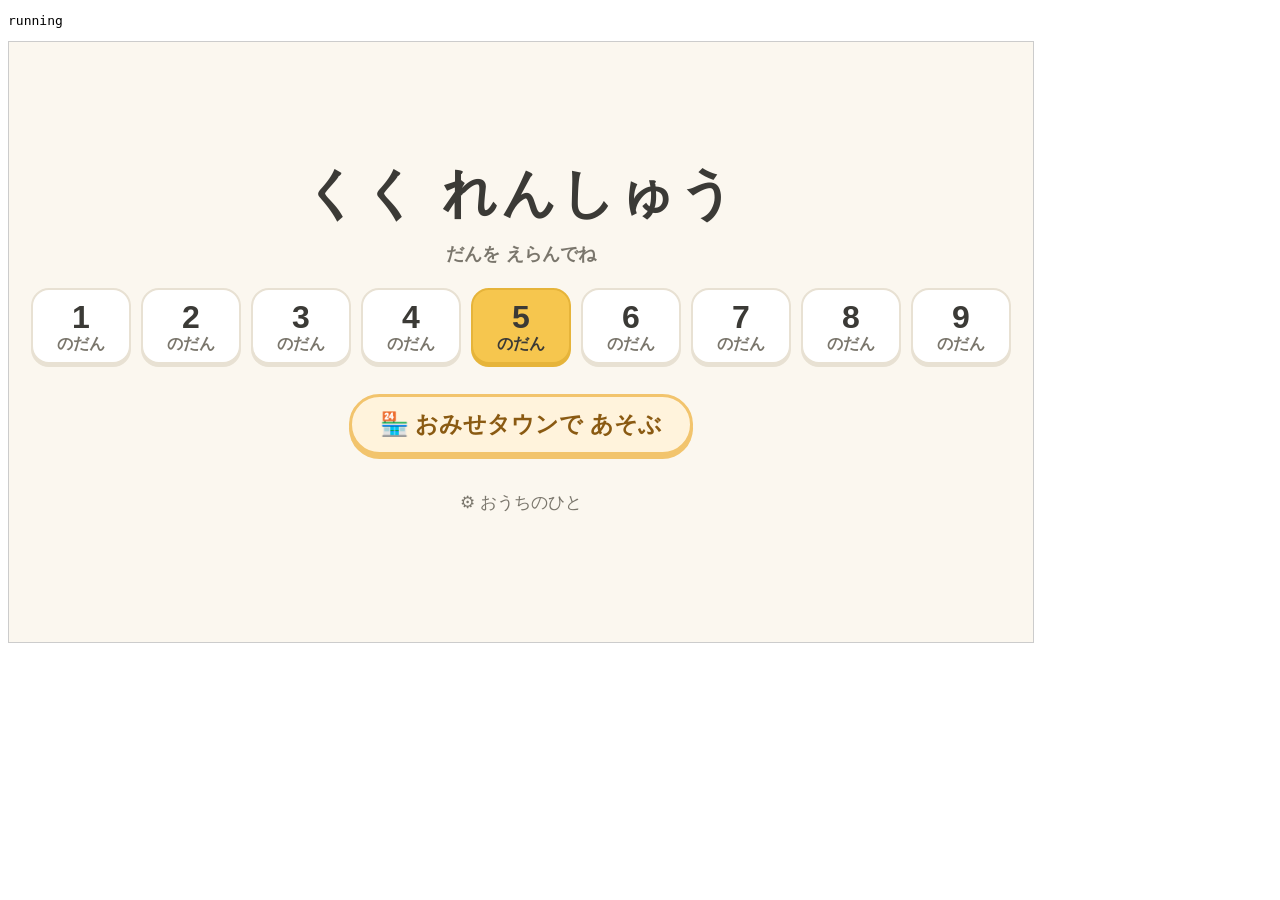
<file: tests/shop-mic-test.html>
<!doctype html>
<html lang="ja">
<head>
<meta charset="utf-8">
<title>おみせタウン マイク・練習への影響テスト</title>
<style>body{font-family:sans-serif;font-size:13px} iframe{width:1024px;height:600px;border:1px solid #ccc}</style>
</head>
<body>
<!--
  開発用（公開しない）：tempo-harness.html（偽の音声認識）を iframe で開き、
  ・おみせタウン／お店ではマイク（認識）が動いていないこと
  ・お店から戻ったあと、九九の練習（ばらばら・じゅんばん）がふだんどおり進むこと
  を確かめる。結果は #result（headless Chrome の --dump-dom で読める）。
-->
<pre id="result">running</pre>
<iframe id="f" src="tempo-harness.html"></iframe>
<script>
(async () => {
  const KEY = 'kuku-renshu-v1';
  const saved = localStorage.getItem(KEY);
  const lines = []; let ng = 0;
  const ok = (c, m) => { if (!c) ng++; lines.push(`${c ? 'OK ' : 'NG '} ${m}`); };
  const wait = (ms) => new Promise((r) => setTimeout(r, ms));
  const f = document.getElementById('f');
  const W = () => f.contentWindow;
  const G = (s) => W().eval(s);
  const $ = (id) => f.contentDocument.getElementById(id);
  const until = async (fn, ms = 8000) => { const t = performance.now(); while (performance.now() - t < ms) { if (fn()) return true; await wait(50); } return false; };
  try {
    await until(() => W().__ready, 10000);
    // ふつうのモード（A）で、トップでは事前準備のマイクが動くことがある
    await wait(1500);
    lines.push(`     トップ：認識 ${G('FakeSR.live') ? '動作中（事前準備）' : '停止'}・start回数 ${G('stats.startCall')}`);

    // ---- おみせタウン・お店 ----
    $('btn-shop').click();
    await wait(600);
    const c0 = G('stats.startCall'), k0 = G('FakeSR.created');
    ok(!G('FakeSR.live'), 'タウンに入ると 認識は止まる');
    await wait(2500);
    f.contentDocument.querySelector('.town-shop.open[data-dan="3"]').click();
    await wait(300);
    if (!$('shop-intro').hidden) $('shop-intro-ok').click();
    const S = G('Shop.state');
    for (let i = 0; i < S.order; i++) $('shop-add').click();
    $('shop-check').click(); await wait(200); $('shop-skip').click(); $('shop-deliver').click();
    await wait(3000);
    ok(!G('FakeSR.live') && G('stats.startCall') === c0 && G('FakeSR.created') === k0, `タウン・お店のあいだ 認識の起動 0回（start ${G('stats.startCall') - c0}・生成 ${G('FakeSR.created') - k0}）`);

    // ---- 戻って 練習（ばらばら 9もん：3の段） ----
    $('shop-back').click(); await wait(100); $('town-back').click(); await wait(300);
    ok($('screen-top').classList.contains('active'), 'タウン → トップへ もどる');
    G('Store').setSetting('dan', 3);
    // 段えらびボタンで 3の段へ
    const danBtn = [...f.contentDocument.querySelectorAll('#dan-picker button')].find((b) => /3/.test(b.textContent));
    danBtn && danBtn.click(); await wait(300);
    $('mode-random').click();
    let answered = 0;
    for (let q = 0; q < 9; q++) {
      const listening = await until(() => G('P.phase') === 'listening' && G('FakeSR.live') && G('FakeSR.live')._live, 12000);
      if (!listening) { lines.push(`     ${q + 1}もんめ：きく状態に ならない（phase ${G('P.phase')}）`); break; }
      const e = G('entryNow()');
      const idx = G('P.idx');
      await wait(400);
      W().__sim.say(String(e.answer));
      const moved = await until(() => G('P.idx') !== idx || $('screen-done').classList.contains('active'), 10000);
      if (!moved) { lines.push(`     ${q + 1}もんめ（${e.a}×${e.b}=${e.answer}）：すすまない`); break; }
      answered++;
    }
    await until(() => $('screen-done').classList.contains('active'), 8000);
    ok(answered === 9 && $('screen-done').classList.contains('active'), `ばらばら 9もん：こたえて さいごまで すすむ（${answered}/9）`);

    // ---- もう一度 タウンへ → 認識が止まる ----
    $('done-end').click(); await wait(300);
    $('btn-shop').click(); await wait(800);
    ok(!G('FakeSR.live'), '練習のあと タウンへ 行っても 認識は止まる');
  } catch (e) {
    ng++; lines.push('ERROR ' + e.message + '\n' + e.stack);
  } finally {
    if (saved === null) localStorage.removeItem(KEY); else localStorage.setItem(KEY, saved);
  }
  lines.push(`\n${ng === 0 ? 'ALL PASS' : ng + ' NG'}`);
  document.getElementById('result').textContent = lines.join('\n');
})();
</script>
</body>
</html>
</file>
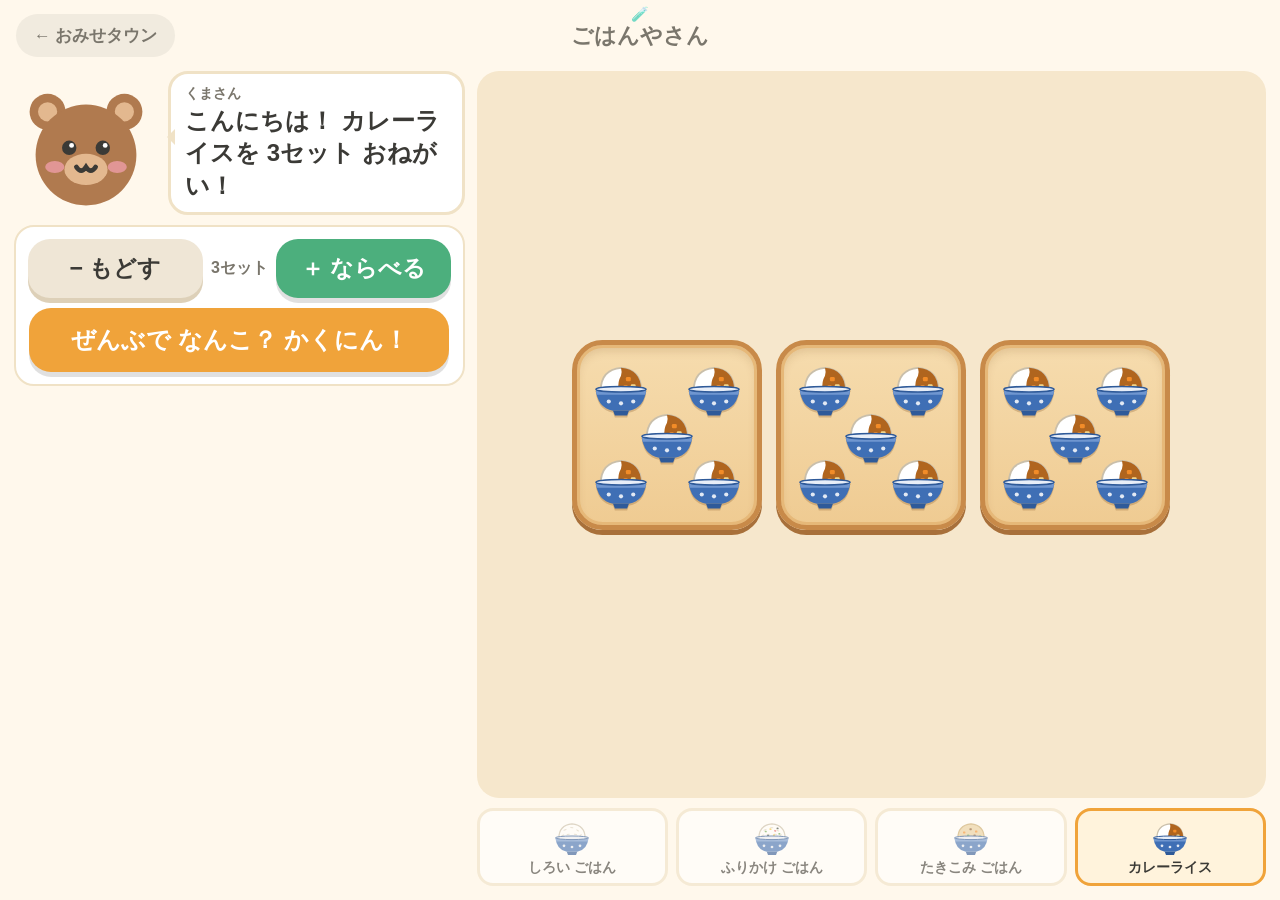
<file: tests/shop-shot.html>
<!doctype html>
<html lang="ja">
<head>
<meta charset="utf-8">
<meta name="viewport" content="width=device-width, initial-scale=1">
<title>おみせタウン スクリーンショット用</title>
<link rel="stylesheet" href="../style.css">
</head>
<body>
<!--
  開発用：おみせタウンを指定の状態にして表示する（スクリーンショット確認用。公開しない）
    ?state=town
    ?state=order&dan=1&n=3&plates=2&item=normal&animal=bear
    ?state=counting&dan=2&n=7&step=4
    ?state=confirmed&dan=3&n=9&item=mix
    ?state=delivered&dan=5&n=3&animal=rabbit
    ?state=unlock&dan=1&n=2&unlock=big（&close=1 で おしらせを とじたあと）
    ?state=intro&dan=3
    ?state=top
  マイク・読み上げは使わない。端末の記録には書き込まない（テストモード）。
-->
<div id="app"></div>
<script>
(async () => {
  const html = await (await fetch('../index.html')).text();
  document.getElementById('app').innerHTML = html.slice(html.indexOf('<body>') + 6, html.indexOf('<script src="js/data.js">'));
  for (const f of ['data', 'judge', 'store', 'perf', 'env', 'audio', 'recital', 'shop', 'parent', 'app']) {
    await new Promise((res, rej) => { const s = document.createElement('script'); s.src = `../js/${f}.js`; s.onload = res; s.onerror = rej; document.body.appendChild(s); });
  }
  init();
  Store.setSetting('testMode', true);
  Voice.speak = () => Promise.resolve('skip');
  const q = new URLSearchParams(location.search);
  const state = q.get('state') || 'order';
  if (state === 'top') { document.body.dataset.ready = '1'; return; }
  const dan = +(q.get('dan') || 5);
  // 進み具合（テストモード中の一時コピーだけ）
  [1, 2, 3, 4, 5, 6, 7, 8, 9].forEach((d) => { const p = Store.shopOf(d); p.deliveries = +(q.get('deliveries') || 6); p.introSeen = true; });
  if (state === 'town') { Store.shopOf(2).deliveries = 2; Store.shopOf(3).deliveries = 0; Store.shopOf(4).deliveries = 4; Store.shopOf(7).deliveries = 0; Store.shopOf(8).deliveries = 1; Store.shopOf(9).deliveries = 2; Shop.openTown(); document.body.dataset.ready = '1'; return; }
  const sh = Store.shopOf(dan);
  if (q.get('item')) sh.selected = q.get('item');
  if (state === 'intro') sh.introSeen = false;
  if (state === 'unlock') {
    const idx = Shop.SHOPS.find((s) => s.dan === dan).items.findIndex((it) => it.id === (q.get('unlock') || 'big'));
    sh.deliveries = Shop.UNLOCK_AT[idx] - 1;
  }
  Shop.openShop(dan);
  if (state === 'intro') { document.body.dataset.ready = '1'; return; }
  const S = Shop.state;
  const n = +(q.get('n') || 3);
  const animal = q.get('animal');
  if (animal) S.animal = { id: animal, name: { bear: 'くまさん', rabbit: 'うさぎさん', cat: 'ねこさん' }[animal], hello: 'こんにちは！', thanks: 'わーい！ ありがとう！' };
  S.order = n;
  S.plates = 0;
  S.phase = 'order';
  const plates = q.has('plates') ? +q.get('plates') : n;
  for (let i = 0; i < plates; i++) document.getElementById('shop-add').click();
  document.getElementById('shop-animal').innerHTML = Shop.animalSVG(S.animal.id, plates > n ? 'wonder' : 'order');
  document.getElementById('shop-name').textContent = S.animal.name;
  const label = document.querySelector('.food-chip.on .food-chip-name').textContent;
  const sets = (k) => (Shop.SHOPS.find((s) => s.dan === dan).counter || ((v) => v + 'セット'))(k);
  document.getElementById('shop-line').textContent = plates > n ? `あれ？ ${sets(n)}で いいよ` : `${S.animal.hello} ${label}を ${sets(n)} おねがい！`;
  if (state !== 'order') {
    document.getElementById('shop-check').click();
    if (state === 'counting') {
      await new Promise((r) => setTimeout(r, 650 * (+(q.get('step') || 2)) - 300));
    } else {
      document.getElementById('shop-skip').click();
    }
    if (state === 'delivered' || state === 'unlock') document.getElementById('shop-deliver').click();
    if (q.get('close')) document.getElementById('shop-unlock-ok').click();   // 解放のおしらせを とじたあと（NEW・つぎの商品）
  }
  document.querySelectorAll('.plate').forEach((p) => { p.style.animation = 'none'; });
  document.body.dataset.ready = '1';
})();
</script>
</body>
</html>
</file>
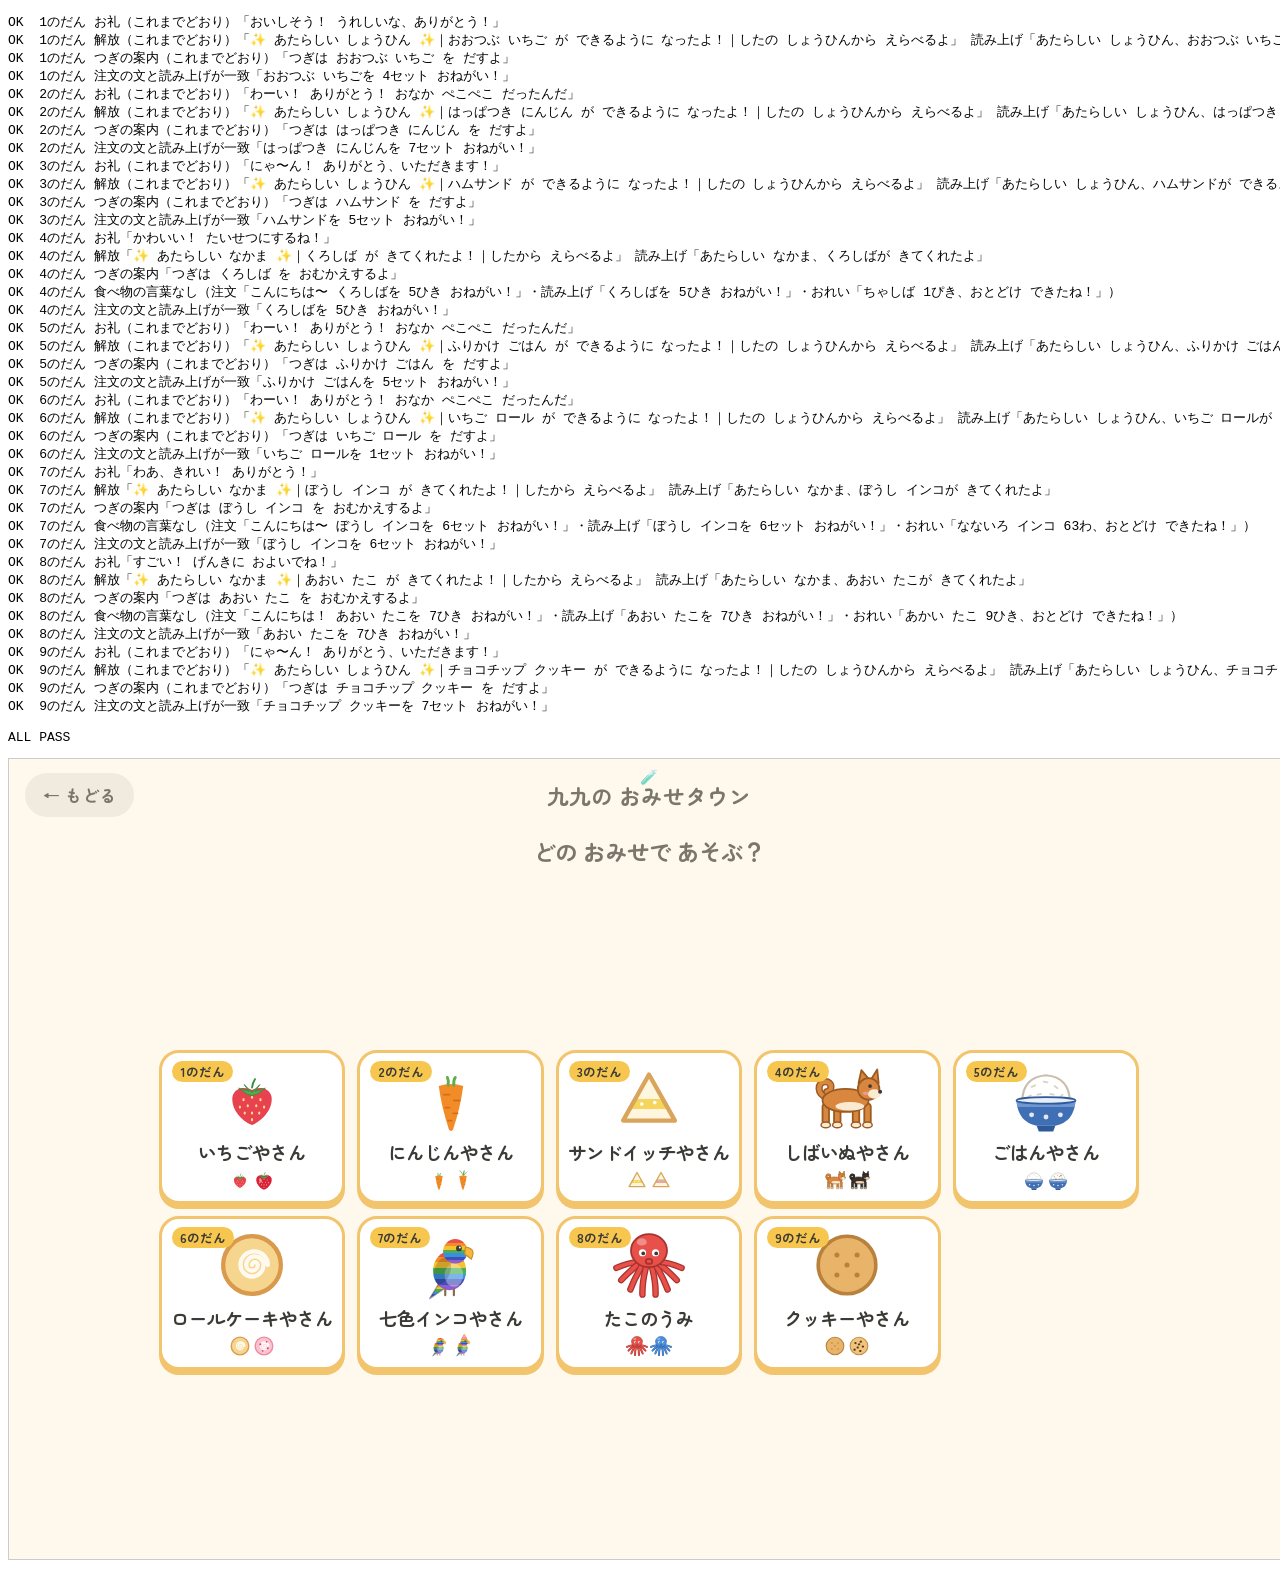
<file: tests/shop-words-test.html>
<!doctype html>
<html lang="ja">
<head>
<meta charset="utf-8">
<title>おみせタウン ことばのテスト</title>
<style>body{font-family:sans-serif;font-size:13px} iframe{width:1280px;height:800px;border:1px solid #ccc}</style>
</head>
<body>
<!--
  開発用（公開しない）：お礼・つぎの案内・解放のおしらせ・読み上げの ことばを 9けんぶん 確かめる。
  動物のお店（4・7・8）に 食べ物を思わせる言葉が出ないこと、食べ物のお店は これまでどおりであること。
  テストモードで動かすので 端末の記録は変わらない。結果は #result（headless Chrome の --dump-dom で読める）。
-->
<pre id="result">running</pre>
<iframe id="f" src="../index.html"></iframe>
<script>
(async () => {
  const lines = []; let ng = 0;
  const ok = (c, m) => { if (!c) ng++; lines.push(`${c ? 'OK ' : 'NG '} ${m}`); };
  const wait = (ms) => new Promise((r) => setTimeout(r, ms));
  const f = document.getElementById('f');
  await new Promise((r) => { if (f.contentDocument && f.contentDocument.readyState === 'complete') r(); else f.onload = r; });
  await wait(300);
  const G = (s) => f.contentWindow.eval(s);
  const $ = (id) => f.contentDocument.getElementById(id);
  const spoken = [];
  G('Voice').speak = (t) => { spoken.push(t); return Promise.resolve('skip'); };
  G('Store').setSetting('testMode', true);
  const FOODY = /おいし|いただき|ぺこぺこ|おなか|たべ|しょうひん|だすよ|できるように/;
  const PET = {
    4: 'かわいい！ たいせつにするね！',
    7: 'わあ、きれい！ ありがとう！',
    8: 'すごい！ げんきに およいでね！',
  };
  const FOOD_THANKS = ['わーい！ ありがとう！ おなか ぺこぺこ だったんだ', 'おいしそう！ うれしいな、ありがとう！', 'にゃ〜ん！ ありがとう、いただきます！'];
  try {
    $('btn-shop').click(); await wait(50);
    for (let dan = 1; dan <= 9; dan++) {
      const p = G(`Store.shopOf(${dan})`); p.deliveries = 1; p.introSeen = true; p.selected = null;
      f.contentDocument.querySelector(`.town-shop.open[data-dan="${dan}"]`).click(); await wait(30);
      const S = G('Shop.state');
      spoken.length = 0;
      for (let i = 0; i < S.order; i++) $('shop-add').click();
      $('shop-check').click(); await wait(10); $('shop-skip').click();
      const said0 = spoken.length;
      $('shop-deliver').click(); await wait(20);
      const thanks = $('shop-line').textContent;
      const panel = $('shop-thanks').textContent;
      const unlock = `${$('shop-unlock-title').textContent}｜${$('shop-unlock-name').textContent}${$('shop-unlock-after').textContent}｜${$('shop-unlock-note').textContent}`;
      const unlockSaid = spoken.slice(said0).join(' / ');
      $('shop-unlock-use').click(); await wait(10);
      const next = $('shop-next-item').textContent.replace(/\s+/g, ' ').trim();
      $('shop-next').click(); await wait(10);
      const order = $('shop-line').textContent, orderSaid = spoken[spoken.length - 1];
      const all = [thanks, panel, unlock, unlockSaid, next, order, orderSaid].join(' ');
      if (PET[dan]) {
        ok(thanks === PET[dan], `${dan}のだん お礼「${thanks}」`);
        ok(unlock === `✨ あたらしい なかま ✨｜${G('Shop.SHOPS')[dan - 1].items[1].label} が きてくれたよ！｜したから えらべるよ` && unlockSaid === `あたらしい なかま、${G('Shop.SHOPS')[dan - 1].items[1].label}が きてくれたよ`, `${dan}のだん 解放「${unlock}」 読み上げ「${unlockSaid}」`);
        ok(/おむかえするよ$/.test(next), `${dan}のだん つぎの案内「${next}」`);
        ok(!FOODY.test(all), `${dan}のだん 食べ物の言葉なし（注文「${order}」・読み上げ「${orderSaid}」・おれい「${panel}」）`);
      } else {
        ok(FOOD_THANKS.includes(thanks), `${dan}のだん お礼（これまでどおり）「${thanks}」`);
        ok(unlock.startsWith('✨ あたらしい しょうひん ✨｜') && unlock.endsWith(' が できるように なったよ！｜したの しょうひんから えらべるよ') && unlockSaid.startsWith('あたらしい しょうひん、'), `${dan}のだん 解放（これまでどおり）「${unlock}」 読み上げ「${unlockSaid}」`);
        ok(/だすよ$/.test(next), `${dan}のだん つぎの案内（これまでどおり）「${next}」`);
      }
      ok(order.endsWith(orderSaid), `${dan}のだん 注文の文と読み上げが一致「${orderSaid}」`);
      $('shop-back').click(); await wait(20);
    }
  } catch (e) {
    ng++; lines.push('ERROR ' + e.message + '\n' + e.stack);
  } finally {
    G('Store').setSetting('testMode', false);
  }
  lines.push(`\n${ng === 0 ? 'ALL PASS' : ng + ' NG'}`);
  document.getElementById('result').textContent = lines.join('\n');
})();
</script>
</body>
</html>
</file>
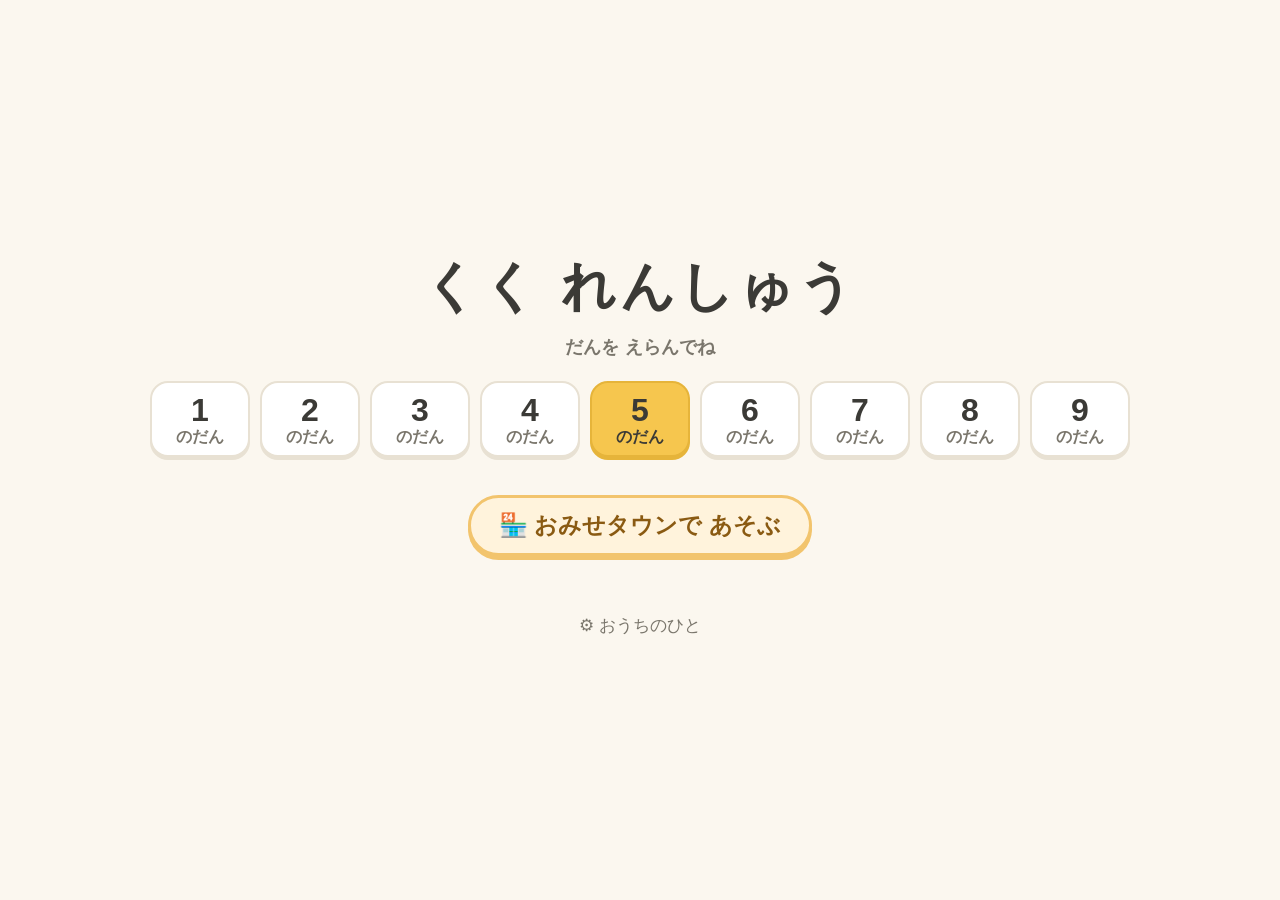
<file: tests/tempo-harness.html>
<!doctype html>
<html lang="ja">
<head>
<meta charset="utf-8">
<meta name="viewport" content="width=device-width, initial-scale=1">
<title>テンポ検証ハーネス</title>
<link rel="stylesheet" href="../style.css">
</head>
<body>
<!--
  開発用：音声認識と読み上げを擬似的に置き換えて、アプリ本体（../js/*.js）のテンポ処理を検証する。
  ・FakeSR：start() から onstart まで __sim.startLatency ms かかる。__sim.say() で「話した」ことにする。
    マイクが受付中でなければ、その発話は LOST（取りこぼし）として記録される。
  ・偽の speechSynthesis：1文字あたり __sim.msPerChar ms で読み上げ、__sim.echo が true ならマイクが読み上げを拾う。
-->
<script>
window.__sim = { startLatency: 450, msPerChar: 180, echo: true, log: [], lost: [], heardEcho: [] };
const now = () => Math.round(performance.now());
class FakeSR {
  constructor() { this.continuous = false; this.interimResults = false; this._running = false; this._live = false; FakeSR.created++; }
  start() {
    if (this._running) throw new DOMException('already started', 'InvalidStateError');
    this._running = true; this._results = [];
    setTimeout(() => {
      if (!this._running) return;
      this._live = true; FakeSR.live = this;
      this.onstart && this.onstart();
      // 無音で終了する端末のまね：__sim.silenceEndMs 後に、何も話していなければ終わる（__sim.silenceError='no-speech' ならエラー付き）
      if (__sim.silenceEndMs) { const me = this; me._spoke = false; setTimeout(() => { if (FakeSR.live === me && !me._spoke) { if (__sim.silenceError) me.onerror && me.onerror({ error: __sim.silenceError }); me._end(); } }, __sim.silenceEndMs); }
    }, __sim.startLatency);
  }
  _end(err) {
    if (!this._running) return;
    this._running = false; this._live = false;
    if (FakeSR.live === this) FakeSR.live = null;
    setTimeout(() => { if (err) this.onerror && this.onerror({ error: err }); this.onend && this.onend(); }, 5);
  }
  abort() { this._end('aborted'); }
  // Chrome の stop()：それまでに聞いた分を final として返してから終わる（__sim.stopFinalizes=false なら返さない）
  stop() {
    if (this._running && __sim.stopFinalizes !== false && this._pending) {
      Object.keys(this._pending).forEach((idx) => {
        const text = this._pending[idx];
        this._results[idx] = Object.assign([{ transcript: text, confidence: 0.6 }], { isFinal: true });
        this.onresult && this.onresult({ resultIndex: +idx, results: this._results });
      });
      this._pending = {};
    }
    this._end();
  }
}
FakeSR.created = 0; FakeSR.live = null;
window.webkitSpeechRecognition = FakeSR;
window.SpeechRecognition = FakeSR;

// 話す（interimAfter / finalAfter は発話開始からの ms）
__sim.say = (text, { interimAfter = 300, finalAfter = 650, conf = 0.9, tag = 'child' } = {}) => {
  const r = FakeSR.live;
  if (!r) { __sim.lost.push({ text, tag, at: now() }); return false; }
  r._spoke = true;
  const idx = r._results.length;
  r._results.push(undefined);
  r._pending = r._pending || {};
  r._pending[idx] = text;
  const res = (final) => Object.assign([{ transcript: text, confidence: final ? conf : 0 }], { isFinal: final });
  setTimeout(() => {
    if (FakeSR.live !== r || r.interimResults === false) return;
    r._results[idx] = res(false);
    r.onresult && r.onresult({ resultIndex: idx, results: r._results });
  }, interimAfter);
  if (finalAfter === Infinity) return true;   // Chrome が確定させないまま話し続けている状態
  setTimeout(() => {
    if (FakeSR.live !== r) return;
    delete r._pending[idx];
    r._results[idx] = res(true);
    r.onresult && r.onresult({ resultIndex: idx, results: r._results });
    if (!r.continuous || __sim.forceSingle) r._end();
  }, finalAfter);
  return true;
};

// 偽の読み上げ
const fakeSynth = {
  speaking: false, pending: false, _cur: null,
  getVoices: () => [{ name: 'Fake JA', lang: 'ja-JP', localService: true }],
  cancel() { if (this._cur) { clearTimeout(this._cur.t1); clearTimeout(this._cur.t2); } this._cur = null; this.speaking = false; },
  speak(u) {
    this.cancel();
    const dur = u.text.length * __sim.msPerChar / (u.rate || 1);
    const cur = this._cur = {};
    this.speaking = true;
    cur.t1 = setTimeout(() => {
      u.onstart && u.onstart();
      if (__sim.echo && FakeSR.live) { __sim.heardEcho.push(u.text); __sim.say(u.text, { interimAfter: 300, finalAfter: dur + 350, tag: 'echo' }); }
      cur.t2 = setTimeout(() => { this.speaking = false; this._cur = null; __sim.lastTtsEnd = performance.now(); __sim.onTtsEnd && __sim.onTtsEnd(u.text); u.onend && u.onend(); }, dur);
    }, 80);
  },
};
Object.defineProperty(window, 'speechSynthesis', { value: fakeSynth });
window.SpeechSynthesisUtterance = function (text) { this.text = text; };
</script>
<div id="app"></div>
<script>
(async () => {
  const html = await (await fetch('../index.html')).text();
  const body = html.slice(html.indexOf('<body>') + 6, html.indexOf('<script src="js/data.js">'));
  document.getElementById('app').innerHTML = body;
  for (const f of ['data', 'judge', 'store', 'perf', 'env', 'audio', 'recital', 'shop', 'parent', 'app']) {
    await new Promise((res, rej) => { const s = document.createElement('script'); s.src = `../js/${f}.js`; s.onload = res; s.onerror = rej; document.body.appendChild(s); });
  }
  init();
  Store.setSetting('devTools', true);   // ハーネスでは開発用ログを使う
  window.__ready = true;
})();
</script>
</body>
</html>
</file>
<file: style.css>
/* かわいいが、うるさくない。強い赤は使わない。 */
:root {
  --bg: #fbf7ef;
  --card: #ffffff;
  --ink: #3b3a36;
  --ink-soft: #7a766c;
  --line: #e8e1d3;
  --blue: #4b8fd6;
  --blue-deep: #3a78bb;
  --green: #4caf7d;
  --green-deep: #3b9468;
  --good: #2f8f5b;
  --soft: #8a6fb8;      /* もういっかい系はやわらかい紫 */
  --sun: #f6c64e;
  --chip: #f1ebdf;
  --radius: 22px;
  --font: 'Zen Maru Gothic', 'BIZ UDPGothic', 'Hiragino Maru Gothic ProN', 'Meiryo', sans-serif;
}

* { box-sizing: border-box; }
html, body { margin: 0; height: 100%; }
body {
  background: var(--bg);
  color: var(--ink);
  font-family: var(--font);
  -webkit-tap-highlight-color: transparent;
  overscroll-behavior: none;
}
button { font-family: inherit; color: inherit; cursor: pointer; border: none; touch-action: manipulation; }
[hidden] { display: none !important; }

.screen { display: none; min-height: 100vh; min-height: 100dvh; flex-direction: column; }
.screen.active { display: flex; }

/* ---------- 共通バー ---------- */
.bar {
  display: grid; grid-template-columns: 1fr auto 1fr; align-items: center;
  padding: 14px 16px; gap: 8px; min-height: 64px;
}
.bar > :last-child { justify-self: end; }
.bar-title { font-size: 1.35rem; font-weight: 700; color: var(--ink-soft); }
.back, .replay {
  background: var(--chip); border-radius: 999px; padding: 10px 18px; font-size: 1.05rem; font-weight: 700;
  justify-self: start; color: var(--ink-soft);
}
.replay { justify-self: end; }

.center-wrap {
  flex: 1; display: flex; flex-direction: column; align-items: center; justify-content: center;
  gap: 28px; padding: 8px 16px 28px;
}

/* ---------- トップ ---------- */
.top-wrap {
  flex: 1; display: flex; flex-direction: column; align-items: center; justify-content: center;
  padding: 24px 16px; gap: 10px;
}
.top-title { font-size: clamp(2.2rem, 7vw, 3.4rem); margin: 0; letter-spacing: .08em; }
.top-dan {
  font-size: clamp(1.6rem, 5vw, 2.4rem); margin: 0 0 28px; font-weight: 700;
  background: var(--sun); padding: 4px 26px; border-radius: 999px;
}
.top-buttons { display: flex; flex-direction: column; gap: 22px; width: min(520px, 100%); }
.big-btn {
  font-size: clamp(1.7rem, 5.5vw, 2.4rem); font-weight: 700; color: #fff;
  padding: 30px 20px; border-radius: 28px; box-shadow: 0 6px 0 rgba(0,0,0,.12);
  transition: transform .08s;
}
.big-btn:active, .mid-btn:active, .pick:active, .step:active { transform: translateY(3px); box-shadow: 0 3px 0 rgba(0,0,0,.12); }
.big-btn.blue, .mid-btn.blue { background: var(--blue); }
.big-btn.green, .mid-btn.green { background: var(--green); }
.link-btn { margin-top: 36px; background: none; font-size: 1.05rem; color: var(--ink-soft); padding: 12px 16px; }

/* ---------- 1もんずつ ---------- */
.select-grid {
  display: grid; grid-template-columns: repeat(3, 1fr); gap: 14px; width: min(640px, 100%);
}
.pick {
  background: var(--card); border: 2px solid var(--line); border-radius: var(--radius);
  padding: 16px 8px; display: flex; flex-direction: column; align-items: center; gap: 4px;
  box-shadow: 0 4px 0 var(--line);
}
.pick-q { font-size: clamp(1.6rem, 5vw, 2.2rem); font-weight: 700; }
.pick-g { font-size: clamp(1.5rem, 4.5vw, 2rem); line-height: 1; }

.level-picker { display: flex; gap: 8px; flex-wrap: wrap; justify-content: center; }
.chip {
  background: var(--chip); border-radius: 999px; padding: 10px 18px; font-size: 1.05rem; font-weight: 700; color: var(--ink-soft);
  border: 2px solid transparent;
}
.chip.on { background: #fff; border-color: var(--blue); color: var(--blue-deep); }

/* ---------- つづけて ---------- */
.chain-steps { display: grid; grid-template-columns: repeat(2, 1fr); gap: 16px; width: min(560px, 100%); }
.step {
  position: relative; background: var(--card); border: 2px solid var(--line); border-radius: var(--radius);
  padding: 20px 10px; display: flex; flex-direction: column; align-items: center; gap: 4px;
  box-shadow: 0 4px 0 var(--line);
}
.step-n { font-size: clamp(1.8rem, 5.5vw, 2.4rem); font-weight: 700; color: var(--green-deep); }
.step-r { font-size: 1rem; color: var(--ink-soft); }
.step-mark { position: absolute; top: 8px; right: 12px; font-size: 1.2rem; }
.recite-btn {
  background: #fff; border: 2px dashed var(--green); color: var(--green-deep); border-radius: var(--radius);
  font-size: 1.3rem; font-weight: 700; padding: 16px 26px;
}

/* ---------- 練習 ---------- */
.stage {
  flex: 1; display: flex; flex-direction: column; align-items: center; justify-content: center;
  gap: 10px; padding: 0 16px; text-align: center;
}
.play-label { font-size: clamp(2.4rem, 8vw, 3.6rem); font-weight: 700; color: var(--ink-soft); }
.play-q {
  font-size: clamp(3.6rem, 15vw, 8rem); font-weight: 700; line-height: 1.1; letter-spacing: .02em;
  font-variant-numeric: tabular-nums; white-space: nowrap;
}
.play-q.small { font-size: clamp(1.6rem, 5vw, 2.2rem); color: var(--ink-soft); }
.play-q .op { color: var(--ink-soft); margin: 0 .18em; font-weight: 500; }
.play-q .qm { color: var(--blue); }
.play-q .ans { color: var(--good); }
.play-reading { min-height: 1.6em; font-size: clamp(1.2rem, 3.6vw, 1.7rem); color: var(--ink-soft); }
.play-msg { min-height: 1.4em; font-size: clamp(1.8rem, 5.5vw, 2.6rem); font-weight: 700; color: var(--blue-deep); }
.play-msg.good { color: var(--good); }
.play-msg.soft { color: var(--soft); }
.play-sub { min-height: 1.4em; font-size: clamp(1.1rem, 3.4vw, 1.5rem); color: var(--green-deep); font-weight: 700; }

.mic {
  background: #fff; border-radius: 999px; padding: 10px 22px; display: inline-flex; align-items: center; gap: 8px;
  border: 3px solid var(--line); font-size: 1.15rem; font-weight: 700; color: var(--ink-soft);
}
.mic-ico { font-size: 2rem; line-height: 1; }
.mic.on { border-color: var(--green); box-shadow: 0 0 0 6px rgba(76,175,125,.15); }
.mic.tap { border-color: var(--blue); }

.hint-box {
  background: #fffbea; border: 2px solid #f1e3a8; border-radius: var(--radius);
  padding: 14px 22px; display: flex; flex-direction: column; align-items: center; gap: 6px;
}
.hint-clue { font-size: clamp(1.8rem, 6vw, 2.6rem); font-weight: 700; letter-spacing: .04em; }
.hint-note { font-size: 1.05rem; color: var(--ink-soft); }
.soft-btn {
  background: var(--chip); border-radius: 999px; padding: 12px 22px; font-size: 1.15rem; font-weight: 700; color: var(--ink);
}
.mid-btn {
  color: #fff; font-size: clamp(1.3rem, 4vw, 1.6rem); font-weight: 700; padding: 16px 28px; border-radius: 22px;
  box-shadow: 0 5px 0 rgba(0,0,0,.12);
}
.solo-box, .after-box { display: flex; gap: 12px; flex-wrap: wrap; justify-content: center; align-items: center; margin-top: 4px; }

.play-foot {
  display: grid; grid-template-columns: 1fr auto 1fr; align-items: end; padding: 12px 16px 20px; gap: 8px;
}
.hint-btn {
  background: #fff; border: 2px solid #f1e3a8; border-radius: 999px; padding: 14px 30px;
  font-size: 1.35rem; font-weight: 700;
}
.cant-hear {
  justify-self: end; background: none; font-size: .9rem; color: var(--ink-soft); padding: 8px 6px; opacity: .85;
}
.parent-ok { font-size: 1.05rem; background: var(--chip); border-radius: 999px; padding: 10px 16px; opacity: 1; }
.parent-ok small { font-size: .75rem; }

.dots { display: flex; gap: 8px; justify-content: center; flex-wrap: wrap; }
.dot { width: 16px; height: 16px; border-radius: 50%; background: var(--line); }
.dot.now { background: #fff; border: 3px solid var(--blue); }
.dot.done { background: var(--green); }

.rescue {
  position: fixed; inset: 0; background: rgba(59,58,54,.25); display: flex; align-items: flex-end; justify-content: center;
  padding: 16px;
}
.rescue-card {
  background: #fff; border-radius: 26px; padding: 22px; width: min(480px, 100%);
  display: flex; flex-direction: column; align-items: center; gap: 12px; text-align: center;
}
.rescue-title { font-size: 1.4rem; font-weight: 700; margin: 0; }
.rescue-reason { margin: 0; color: var(--ink-soft); font-size: .95rem; }
.rescue-reason:empty { display: none; }
.rescue-row { display: flex; gap: 10px; flex-wrap: wrap; justify-content: center; }

/* ---------- つづけて おわり ---------- */
.done-icon { font-size: 4rem; }
.done-title { font-size: clamp(1.8rem, 6vw, 2.6rem); font-weight: 700; color: var(--good); margin: 0; text-align: center; }
.done-buttons { display: flex; gap: 12px; flex-wrap: wrap; justify-content: center; align-items: center; }

/* ---------- レベル4 ---------- */
.recite-dan { font-size: clamp(3rem, 12vw, 5.5rem); font-weight: 700; }
.recite-hint { width: min(640px, 100%); }
.recite-list { display: flex; flex-wrap: wrap; gap: 8px; justify-content: center; }
.recite-list span {
  background: #fff; border: 2px solid var(--line); border-radius: 14px; padding: 8px 12px;
  font-size: 1.3rem; font-weight: 700; display: flex; flex-direction: column; align-items: center;
}
.recite-list.full span { font-size: 1.15rem; }
.recite-list small { font-size: .8rem; color: var(--ink-soft); font-weight: 500; }

/* ---------- おうちのひと ---------- */
#screen-parent { background: #f6f3ec; }
.parent { width: min(860px, 100%); margin: 0 auto; padding: 0 16px 40px; display: flex; flex-direction: column; gap: 14px; }
.card { background: #fff; border-radius: 16px; padding: 16px 18px; border: 1px solid var(--line); }
.card h2 { font-size: 1.1rem; margin: 0 0 10px; }
.table-wrap { overflow-x: auto; }
table { border-collapse: collapse; width: 100%; font-size: .92rem; white-space: nowrap; }
th, td { padding: 7px 8px; border-bottom: 1px solid var(--line); text-align: center; }
thead th { font-size: .78rem; color: var(--ink-soft); font-weight: 700; line-height: 1.3; }
td.g { font-size: 1.2rem; }
.note { font-size: .85rem; color: var(--ink-soft); line-height: 1.6; margin: 10px 0 0; }
.row { display: flex; align-items: center; gap: 10px; flex-wrap: wrap; margin: 8px 0; font-size: 1rem; }
.row select, .row input[type=range] { font-size: 1rem; }
.row select { padding: 6px 8px; border-radius: 8px; border: 1px solid var(--line); max-width: 100%; }
.tiny { background: var(--chip); border-radius: 8px; padding: 4px 10px; font-size: .9rem; }
.test-out { margin-top: 10px; font-size: 1rem; line-height: 1.8; }
.test-out code { background: var(--chip); padding: 2px 8px; border-radius: 6px; font-size: 1.05rem; }
.log { list-style: none; padding: 0; margin: 0; font-size: .88rem; max-height: 320px; overflow-y: auto; }
.log li { padding: 5px 0; border-bottom: 1px dashed var(--line); }
.log .t { color: var(--ink-soft); margin-right: 4px; }
.log .lv, .log .x { color: var(--ink-soft); font-size: .8rem; }

.back, .replay, .chip, .soft-btn, .mid-btn, .hint-btn { white-space: nowrap; }

@media (max-width: 480px) {
  .bar { padding: 10px 12px; }
  .back, .replay { padding: 8px 12px; font-size: .95rem; }
  .dots { gap: 5px; }
  .dot { width: 11px; height: 11px; }
  .dot.now { border-width: 2px; }
  .stage { gap: 6px; }
  .mic { padding: 6px 18px; }
  .mic-ico { font-size: 1.6rem; }
  .hint-box { padding: 10px 18px; }
  .select-grid { gap: 10px; }
  .play-foot { grid-template-columns: auto 1fr; }
  .play-foot > span:first-child { display: none; }
  .hint-btn { justify-self: start; }
}
@media (max-height: 560px) {
  .top-dan { margin-bottom: 14px; }
  .big-btn { padding: 18px 20px; }
  .link-btn { margin-top: 14px; }
}

/* ---------- v2：段えらび ---------- */
.dan-picker {
  display: grid; grid-template-columns: repeat(3, 1fr); gap: 10px; width: min(520px, 100%); margin: 6px 0 22px;
}
@media (min-width: 900px) {
  .dan-picker { grid-template-columns: repeat(9, 1fr); width: min(980px, 100%); }
}
.dan {
  background: var(--card); border: 2px solid var(--line); border-radius: 18px; padding: 10px 4px;
  font-size: 1rem; font-weight: 700; color: var(--ink-soft); box-shadow: 0 3px 0 var(--line);
  display: flex; flex-direction: column; align-items: center; line-height: 1.1; min-height: 64px; justify-content: center;
}
.dan b { font-size: clamp(1.6rem, 4.5vw, 2rem); color: var(--ink); }
.dan.on { background: var(--sun); border-color: #e6b43a; color: var(--ink); box-shadow: 0 3px 0 #e6b43a; }

/* ---------- v2：つづけてみよう ---------- */
.chain-main {
  position: relative; width: min(560px, 100%); background: var(--green); color: #fff; border-radius: 28px;
  padding: 26px 20px; display: flex; flex-direction: column; align-items: center; gap: 6px;
  box-shadow: 0 6px 0 rgba(0,0,0,.12);
}
.chain-main:active { transform: translateY(3px); box-shadow: 0 3px 0 rgba(0,0,0,.12); }
.chain-main-n { font-size: clamp(1.7rem, 5.5vw, 2.4rem); font-weight: 700; }
.chain-main-r { font-size: 1.05rem; opacity: .9; }
.chain-short { display: flex; gap: 12px; flex-wrap: wrap; justify-content: center; }
.chain-short .step { min-width: 120px; padding: 12px 10px; }
.chain-short .step-n { font-size: 1.5rem; }
.link-btn.small { margin-top: 0; font-size: .95rem; text-decoration: underline; text-underline-offset: 4px; }

/* ---------- v2：うまくきこえない（続いたときだけ押しやすく） ---------- */
.cant-hear.nudge {
  background: #fff; border: 2px solid var(--line); border-radius: 999px; padding: 10px 16px;
  font-size: 1.05rem; color: var(--ink); opacity: 1;
}

/* ---------- v2：テストモード ---------- */
.test-badge {
  position: fixed; top: 6px; right: 50%; transform: translateX(50%); font-size: .9rem; opacity: .55; pointer-events: none;
}
.test-banner {
  background: #eef4ff; border: 2px solid #b9cdf0; color: #2c4f86; border-radius: 12px; padding: 10px 14px; font-weight: 700;
}

/* ---------- v2：おうちのひと ---------- */
.dan-tabs { display: flex; gap: 6px; flex-wrap: wrap; margin-bottom: 8px; }
.tiny.on { background: var(--blue); color: #fff; }
.session { border: 1px solid var(--line); border-radius: 12px; padding: 8px 12px; margin: 8px 0; }
.session summary { cursor: pointer; font-size: .95rem; line-height: 1.6; }
.session .sum { font-size: .82rem; color: var(--ink-soft); }
.session .tag { font-size: .72rem; background: var(--chip); border-radius: 6px; padding: 1px 6px; margin-left: 4px; }
.day { font-size: .95rem; margin: 14px 0 4px; color: var(--ink-soft); }
table.events td { text-align: left; font-size: .85rem; white-space: nowrap; }
table.events tr.muted td { color: var(--ink-soft); font-size: .78rem; }
table.events tr.ok td.w { color: var(--good); font-weight: 700; }
table.events td.t { color: var(--ink-soft); }
.warn { color: #9a6a1f; font-size: .8rem; }
.tiny.ext { margin-left: 6px; }

/* 高さの低い画面（7インチタブレット横・スマホ）では詰める */
@media (max-height: 720px) {
  .bar { min-height: 52px; padding-top: 8px; padding-bottom: 8px; }
  .play-q { font-size: clamp(3rem, min(15vw, 16vh), 8rem); }
  .play-msg { font-size: clamp(1.5rem, 4.5vw, 2.1rem); }
  .play-reading:empty, .play-sub:empty { min-height: 0; }
  .stage { gap: 6px; }
  .mic { padding: 4px 16px; }
  .mic-ico { font-size: 1.5rem; }
  .hint-box { padding: 8px 18px; gap: 2px; }
  .hint-clue { font-size: clamp(1.5rem, 5vw, 2rem); }
  .hint-box .soft-btn { padding: 8px 18px; }
  .play-foot { padding: 6px 16px 10px; }
  .hint-btn { padding: 10px 24px; font-size: 1.2rem; }
  .center-wrap { gap: 18px; }
  .dan-picker { margin-bottom: 14px; }
  .big-btn { padding: 20px 20px; }
  .top-buttons { gap: 14px; }
  .link-btn { margin-top: 14px; }
  .chain-main { padding: 18px 20px; }
}
@media (max-width: 480px) {
  .dan { min-height: 58px; padding: 6px 4px; }
  .top-title { margin-bottom: 4px; }
  .chain-short .step { min-width: 96px; padding: 8px; }
}
table.events { width: auto; }
table.events td.w, table.events td.h { white-space: normal; }

/* ---------- v3：段のメニュー（4つのモード） ---------- */
:root { --purple: #8a6fc4; --purple-deep: #7259ad; --star: #e8a93a; --star-deep: #c98a1f; }
.top-hint { margin: 0 0 6px; font-size: 1.15rem; color: var(--ink-soft); font-weight: 700; }
.menu-wrap { gap: 16px; }
.menu-dan { font-size: clamp(1.6rem, 5vw, 2.2rem); color: var(--ink); }
.mode-grid { display: grid; grid-template-columns: 1fr; gap: 12px; width: min(560px, 100%); }
@media (min-width: 700px) { .mode-grid { grid-template-columns: 1fr 1fr; width: min(820px, 100%); } }
.mode-btn {
  position: relative; color: #fff; border-radius: 24px; padding: 16px 18px 14px;
  display: flex; flex-direction: column; align-items: center; gap: 2px; text-align: center;
  box-shadow: 0 5px 0 rgba(0,0,0,.13); min-height: 96px; justify-content: center;
}
.mode-btn:active { transform: translateY(3px); box-shadow: 0 2px 0 rgba(0,0,0,.13); }
.mode-btn.blue { background: var(--blue); }
.mode-btn.green { background: var(--green); }
.mode-btn.purple { background: var(--purple); }
.mode-btn.star { background: var(--star); }
.mode-ico { position: absolute; left: 14px; top: 12px; font-size: 1rem; opacity: .9; }
.mode-name { font-size: clamp(1.4rem, 4.4vw, 1.9rem); font-weight: 700; line-height: 1.25; }
.mode-name small { font-size: .55em; font-weight: 500; margin-left: 4px; opacity: .9; }
.mode-sub { font-size: clamp(.95rem, 2.8vw, 1.1rem); opacity: .95; }
.mode-btn .step-mark { top: 8px; right: 14px; }
.menu-foot { display: flex; flex-direction: column; align-items: center; gap: 6px; }
.level-row { display: flex; align-items: center; gap: 8px; flex-wrap: wrap; justify-content: center; }
.level-label { font-size: .95rem; color: var(--ink-soft); font-weight: 700; }

/* のぼり／くだり */
.dir-q { font-size: clamp(1.8rem, 6vw, 2.6rem); font-weight: 700; margin: 0; }
.dir-grid { display: grid; grid-template-columns: 1fr; gap: 16px; width: min(520px, 100%); }
@media (min-width: 700px) { .dir-grid { grid-template-columns: 1fr 1fr; width: min(760px, 100%); } }
#screen-dir .mode-btn { min-height: 130px; }

/* じゅんばん：番号入りの進み具合 */
.dots.numbered .dot {
  width: 24px; height: 24px; font-size: .75rem; font-weight: 700; color: var(--ink-soft);
  display: inline-flex; align-items: center; justify-content: center;
}
.dots.numbered .dot.done { color: #fff; }
.dots.numbered .dot.now { color: var(--blue-deep); }
@media (max-width: 480px) { .dots.numbered .dot { width: 20px; height: 20px; font-size: .68rem; } .dots { gap: 3px; } }

/* ⭐ みないで いえるかな？ */
.big-btn.star { background: var(--star); }
.recital-sub { min-height: 1.4em; font-size: clamp(1.5rem, 4.8vw, 2.2rem); font-weight: 700; color: var(--ink-soft); }
.recital-sub.listening { color: var(--green-deep); }
.recital-start { width: min(420px, 100%); margin-top: 10px; }
.recital-foot { display: flex; justify-content: center; padding: 12px 16px 24px; min-height: 90px; }
.recital-foot .mid-btn { min-width: 220px; font-size: clamp(1.4rem, 4.4vw, 1.8rem); }

/* 親画面：本番暗唱の記録 */
.recital-log { padding: 6px 0; white-space: normal; }
.rc-row { display: flex; flex-wrap: wrap; gap: 4px; margin-bottom: 6px; }
.rc { font-size: .8rem; padding: 3px 7px; border-radius: 6px; border: 1px solid var(--line); }
.rc.ok { background: #e3f4ea; border-color: #a8d8bb; }
.rc.prov { background: #fff6dc; border-color: #ecd9a0; }
.rc.miss { background: #f3f1ec; color: var(--ink-soft); }
.rc-judge { margin: 6px 0; font-size: .9rem; }
@media (max-height: 720px) {
  .mode-btn { min-height: 80px; padding: 10px 14px; }
  #screen-dir .mode-btn { min-height: 100px; }
}
.rc.fix { background: #eef0fb; border-color: #c4c9ec; }

/* 開発用：生ログ */
.raw-log { max-height: 420px; overflow: auto; border: 1px solid var(--line); border-radius: 8px; }
.raw-log table.events td { vertical-align: top; font-size: .78rem; }
.raw-log code { font-size: .8rem; }
.note.diag { background: #f6f3ec; border-radius: 8px; padding: 6px 8px; }

/* 公開版：おうちのかたへの注意・ファイル読み込みボタン */
.env-notice {
  margin: 10px 0 0; max-width: 560px; font-size: .85rem; line-height: 1.6; color: var(--ink-soft);
  background: #fff8e6; border: 1px solid #f1e3a8; border-radius: 12px; padding: 10px 14px; text-align: left;
}
.file-btn { cursor: pointer; display: inline-block; }
/* ホーム画面アプリ（iPad 等の画面端の切り欠き） */
@media (display-mode: standalone) {
  .screen { padding-left: env(safe-area-inset-left); padding-right: env(safe-area-inset-right); padding-bottom: env(safe-area-inset-bottom); }
  .bar { padding-top: max(8px, env(safe-area-inset-top)); }
}
.card .soft-btn { white-space: normal; text-align: center; }

/* ---------- 🍚 ちいさな ごちそうやさん ---------- */
.shop-entry {
  margin-top: 6px; background: #fff3dc; border: 3px solid #f2c46d; color: #8a5a12; border-radius: 999px;
  padding: 12px 28px; font-size: clamp(1.15rem, 3.6vw, 1.45rem); font-weight: 700; box-shadow: 0 4px 0 #f2c46d;
}
.shop-entry:active { transform: translateY(3px); box-shadow: 0 1px 0 #f2c46d; }
#screen-shop { background: #fff8ec; }
.shop { flex: 1; display: grid; grid-template-columns: minmax(0, 1fr); gap: 12px; padding: 0 14px 14px; min-height: 0; }
@media (orientation: landscape) and (min-width: 700px) {
  .shop { grid-template-columns: minmax(280px, 36%) minmax(0, 1fr); align-items: stretch; }
}
.shop-side { display: flex; flex-direction: column; gap: 10px; min-width: 0; }
.shop-customer { display: flex; align-items: center; gap: 10px; }
.shop-animal { width: clamp(84px, 16vmin, 150px); flex: none; }
.shop-animal svg { width: 100%; height: auto; display: block; overflow: visible; }
.shop-animal.happy { animation: shop-hop .6s ease-out 2; }
.shop-animal .heart { animation: shop-float 1.4s ease-out infinite; transform-origin: center; }
.shop-animal .h2 { animation-delay: .5s; }
@keyframes shop-hop { 0%, 100% { transform: translateY(0); } 40% { transform: translateY(-14px); } }
@keyframes shop-float { 0% { opacity: 0; transform: translateY(6px); } 30% { opacity: 1; } 100% { opacity: 0; transform: translateY(-14px); } }
.shop-bubble {
  position: relative; flex: 1; background: #fff; border: 3px solid #f0e2c6; border-radius: 20px; padding: 10px 14px;
  display: flex; flex-direction: column; gap: 2px; min-width: 0;
}
.shop-bubble::before { content: ''; position: absolute; left: -12px; top: 40%; border: 8px solid transparent; border-right-color: #f0e2c6; }
.shop-name { font-size: .9rem; color: var(--ink-soft); font-weight: 700; }
.shop-line { font-size: clamp(1.15rem, 3.4vw, 1.5rem); font-weight: 700; line-height: 1.35; }
.shop-panel { background: #fff; border-radius: 20px; border: 2px solid #f0e2c6; padding: 12px; display: flex; flex-direction: column; align-items: center; gap: 10px; }
.shop-prep { display: grid; grid-template-columns: minmax(0, 1fr) auto minmax(0, 1fr); align-items: center; gap: 8px; width: 100%; }
.shop-btn { width: 100%; padding: 14px 6px; white-space: normal; word-break: keep-all; font-size: clamp(1rem, min(3.4vw, 3vmin), 1.45rem); }
.shop-btn.soft { background: #efe6d6; color: var(--ink); box-shadow: 0 5px 0 #ddd0b8; }
.shop-btn:disabled, .shop-check:disabled { opacity: .45; }
.shop-plate-count { font-size: 1rem; font-weight: 700; color: var(--ink-soft); text-align: center; white-space: nowrap; }
.shop-check { background: #f0a33a; width: 100%; max-width: 420px; white-space: normal; word-break: keep-all; font-size: clamp(1.05rem, min(4vw, 3.2vmin), 1.5rem); }
.shop-check:disabled { background: #e6d6bd; color: #7d6a4d; box-shadow: none; }
.shop-result { display: flex; flex-direction: column; align-items: center; gap: 4px; text-align: center; }
.shop-total { font-size: clamp(1.6rem, 5vw, 2.3rem); font-weight: 700; color: #c26f0e; min-height: 1.2em; }
.shop-eq { font-size: clamp(2rem, 6.5vw, 3rem); font-weight: 700; letter-spacing: .03em; min-height: 1.1em; font-variant-numeric: tabular-nums; }
.shop-reading { font-size: clamp(1.1rem, 3.4vw, 1.4rem); color: var(--ink-soft); display: flex; align-items: center; gap: 8px; min-height: 1.6em; }
.shop-reading span:empty + .tiny-round { display: none; }
.tiny-round { background: #fff3dc; border: 2px solid #f2c46d; border-radius: 50%; width: 46px; height: 46px; font-size: 1.3rem; }
.shop-deliver { background: var(--green); width: 100%; max-width: 420px; font-size: clamp(1.4rem, 4.4vw, 1.8rem); }
.shop-thanks { font-size: 1.1rem; font-weight: 700; color: var(--good); text-align: center; min-height: 0; }
.shop-thanks:empty { display: none; }

.shop-counter { display: flex; flex-direction: column; gap: 10px; min-width: 0; min-height: 0; }
.shop-panel, .shop-customer, .shop-plates, .shop-foods { min-width: 0; max-width: 100%; }
.shop-plates {
  flex: 1; display: grid; grid-template-columns: repeat(3, var(--plate)); align-content: center; justify-content: center; gap: 14px;
  background: #f6e7cc; border-radius: 22px; padding: 12px; min-height: 120px;
  /* 1まいの皿の大きさ：横は3まいぶん、縦も3だんぶんに収まるように */
  --plate: min(calc((100% - 28px) / 3), 190px);
}
@media (orientation: landscape) and (min-width: 700px) {
  .shop-plates { --plate: min(calc((100dvh - 64px - 120px - 70px) / 3), calc((100% - 28px) / 3), 190px); }
}
.plate { position: relative; width: 100%; aspect-ratio: 1; transition: transform .2s; }
/* 皿は横3まい固定（3 → 6 → 9 と、まとまりで見やすく） */
/* おぼん（トレー）：角の丸い四角・木の色・ふちが少し高い */
.plate-dish {
  position: absolute; inset: 0; border-radius: 16%;
  background: linear-gradient(180deg, #f6dcae 0%, #efcb92 100%);
  border: 5px solid #c88a49; box-shadow: inset 0 0 0 3px #e6b878, inset 0 6px 10px rgba(120, 72, 24, .18), 0 5px 0 #a8703a;
}
.plate.empty .plate-dish { background: transparent; border: 3px dashed #d9c6a2; box-shadow: none; opacity: .7; }
.food { position: absolute; width: 34%; aspect-ratio: 1; transform: translate(-50%, -50%); filter: drop-shadow(0 2px 0 rgba(120, 72, 24, .25)); }
.food svg { width: 100%; height: 100%; display: block; }
/* さいころの「5」の並び（4すみ＋まんなか） */
.food.f0 { left: 24%; top: 24%; } .food.f1 { left: 76%; top: 24%; } .food.f2 { left: 50%; top: 50%; }
.food.f3 { left: 24%; top: 76%; } .food.f4 { left: 76%; top: 76%; }
.plate:not(.empty) { animation: shop-pop .25s ease-out; }
@keyframes shop-pop { from { transform: scale(.7); opacity: .3; } to { transform: scale(1); opacity: 1; } }
.plate.lit .plate-dish { border-color: #f0a33a; box-shadow: inset 0 0 0 3px #e6b878, 0 0 0 5px rgba(246, 198, 78, .65), 0 5px 0 #a8703a; }
.plate.lit { transform: none; }
.plate-badge {
  position: absolute; right: -.55em; top: -.65em; min-width: 2.2em; height: 2.2em; z-index: 1; border-radius: 999px; background: var(--sun);
  color: var(--ink); font-weight: 700; font-size: clamp(.9rem, 2.4vmin, 1.3rem); display: none; align-items: center; justify-content: center;
  padding: 0 .35em; box-shadow: 0 2px 0 #e0ac2f;
}
.plate.lit .plate-badge { display: flex; }

.shop-foods { display: grid; grid-template-columns: repeat(4, 1fr); gap: 8px; }
.food-chip {
  background: #fff; border: 3px solid #f0e2c6; border-radius: 16px; padding: 6px 4px; display: flex; flex-direction: column;
  align-items: center; gap: 2px; font-weight: 700; color: var(--ink); min-height: 64px; position: relative;
}
.food-chip.on { border-color: #f0a33a; background: #fff3dc; }
.food-chip-ico { width: 40px; height: 40px; }
.food-chip-ico svg { width: 100%; height: 100%; }
.food-chip-name { font-size: .85rem; }
.food-chip.locked .food-chip-ico { filter: grayscale(1) brightness(.6); opacity: .45; }
.food-chip-lock { font-size: .7rem; color: var(--ink-soft); }
.shop-foods.locked-now .food-chip:not(.on) { opacity: .6; }

.shop-unlock { position: fixed; inset: 0; background: rgba(59, 58, 54, .35); display: flex; align-items: center; justify-content: center; padding: 16px; z-index: 10; }
.shop-unlock-card { background: #fff; border-radius: 28px; padding: 22px 26px; text-align: center; width: min(420px, 100%); border: 4px solid var(--sun); }
.shop-unlock-title { font-size: 1.4rem; font-weight: 700; color: #c26f0e; margin: 0; }
.shop-unlock-food { width: 120px; height: 120px; margin: 10px auto; animation: shop-hop .7s ease-out 3; }
.shop-unlock-food svg { width: 100%; height: 100%; }
.shop-unlock-name { font-size: 1.3rem; font-weight: 700; margin: 4px 0; }
.shop-unlock-note { color: var(--ink-soft); margin: 0 0 12px; }
@media (max-width: 480px) {
  .shop { padding: 0 10px 10px; gap: 8px; }
  .shop-plates { gap: 8px; padding: 8px; --plate: calc((100% - 16px) / 3); }
  .food-chip-name { font-size: .75rem; }
}
@media (prefers-reduced-motion: reduce) {
  .shop-animal.happy, .shop-animal .heart, .plate:not(.empty), .shop-unlock-food { animation: none; }
  .plate.lit { transform: none; }
}

/* ---------- 🏪 九九のおみせタウン ---------- */
#screen-town { background: #fff8ec; }
.town { flex: 1; display: flex; flex-direction: column; align-items: center; gap: 10px; padding: 4px 16px 16px; min-height: 0; }
.town-hint { margin: 0; font-size: clamp(1.1rem, 3.2vw, 1.4rem); font-weight: 700; color: var(--ink-soft); }
.town-grid {
  width: min(980px, 100%); flex: 1; display: grid; grid-template-columns: repeat(3, minmax(0, 1fr)); grid-auto-rows: 1fr; gap: 12px; min-height: 0;
}
@media (orientation: landscape) and (min-width: 900px) { .town-grid { grid-template-columns: repeat(5, minmax(0, 1fr)); grid-auto-rows: auto; align-content: center; } }
.town-shop {
  position: relative; display: flex; flex-direction: column; align-items: center; justify-content: center; gap: 4px;
  border-radius: 20px; padding: 10px 6px; min-height: 120px; text-align: center;
}
.town-shop.open { background: #fff; border: 3px solid #f2c46d; box-shadow: 0 5px 0 #f2c46d; color: var(--ink); }
.town-shop.open:active { transform: translateY(3px); box-shadow: 0 2px 0 #f2c46d; }
/* じゅんびちゅう：まだお店をつくっているところ（鍵やロックの見た目にはしない） */
.town-shop.soon { background: repeating-linear-gradient(135deg, #f7f0e2 0 14px, #f2e8d4 14px 28px); border: 3px dashed #d9c6a2; color: var(--ink-soft); }
.town-dan { position: absolute; left: 10px; top: 8px; font-size: .8rem; font-weight: 700; background: var(--sun); color: var(--ink); border-radius: 999px; padding: 1px 8px; }
.town-shop.soon .town-dan { background: #efe6d6; color: var(--ink-soft); }
.town-ico { width: clamp(52px, 9vmin, 76px); height: clamp(52px, 9vmin, 76px); }
.town-ico svg { width: 100%; height: 100%; }
.town-ico.emoji { font-size: clamp(2.4rem, 7vmin, 3.4rem); line-height: 1; display: flex; align-items: center; justify-content: center; opacity: .75; }
.town-name { font-size: clamp(.95rem, 2.6vw, 1.15rem); font-weight: 700; }
.town-soon { font-size: .8rem; font-weight: 700; }
.town-got { display: flex; gap: 2px; min-height: 22px; }
.town-mini { width: 22px; height: 22px; }
.town-mini svg { width: 100%; height: 100%; }

/* お店ごとの入れ物（1セット） */
.plate-dish.dish-1 {
  border-radius: 50%; background: radial-gradient(circle, #fff 62%, #fde4ea 64%, #fff 70%);
  border: 5px solid #f3b6c2; box-shadow: 0 5px 0 #e79aab;
}
.plate-dish.dish-2 {
  border-radius: 22%; background: repeating-linear-gradient(90deg, #f2dfb8 0 10px, #ead39f 10px 12px);
  border: 5px solid #b98a52; box-shadow: inset 0 0 0 3px #d9b77d, 0 5px 0 #946a3a;
}
.plate-dish.dish-3 {
  border-radius: 18%; background-color: #eaf4fc;
  background-image: repeating-linear-gradient(0deg, rgba(127,184,230,.22) 0 12px, transparent 12px 24px), repeating-linear-gradient(90deg, rgba(127,184,230,.22) 0 12px, transparent 12px 24px);
  border: 5px solid #7fb8e6; box-shadow: 0 5px 0 #5f9bcc;
}
.plate.lit .plate-dish.dish-1, .plate.lit .plate-dish.dish-2, .plate.lit .plate-dish.dish-3 { border-color: #f0a33a; box-shadow: 0 0 0 5px rgba(246, 198, 78, .65); }
.plate.empty .plate-dish.dish-1, .plate.empty .plate-dish.dish-2, .plate.empty .plate-dish.dish-3 { background: transparent; border: 3px dashed #d9c6a2; box-shadow: none; }
.shop-intro-line { font-size: clamp(1.5rem, 4.6vw, 2rem); font-weight: 700; line-height: 1.3; margin: 6px 0 8px; color: #c26f0e; }
/* 3こ・5こ ならべるお店：右上の しょうひんに 数字が かからないよう、少しだけ外へ */
.plate:has(.dish-3) .plate-badge, .plate:has(.dish-5) .plate-badge { right: -.8em; top: -.9em; }
.shop-intro-line .nowrap { white-space: nowrap; display: inline-block; }

/* ---------- Phase 2：4・6・7・8・9の段の入れ物 ---------- */
/* 4 しばいぬ：草のマット */
.plate-dish.dish-4 { border-radius: 22%; background: radial-gradient(circle at 50% 40%, #e4f5d2, #c3e6a4); border: 5px solid #8cc263; box-shadow: 0 5px 0 #6ea64a; }
/* 6 ロールケーキ：ピンクのお皿（さいころの6） */
.plate-dish.dish-6 { border-radius: 16%; background: #fff7fb; border: 5px solid #f2a7c3; box-shadow: inset 0 0 0 4px #fde3ee, 0 5px 0 #d886a6; }
/* 7 インコ：空と 2本の木の枝（上に4わ・下に3わ） */
.plate-dish.dish-7 {
  border-radius: 18%; border: 5px solid #8fc7ec; box-shadow: 0 5px 0 #69a9d6;
  background:
    linear-gradient(#a87a4a, #a87a4a) 0 43% / 100% 4px no-repeat,
    linear-gradient(#a87a4a, #a87a4a) 0 83% / 100% 4px no-repeat,
    linear-gradient(#eef8ff, #d4ecfb);
}
/* 8 たこ：うみ */
.plate-dish.dish-8 { border-radius: 24%; background: linear-gradient(#dcf2ff, #a6d8f4); border: 5px solid #5fb0e0; box-shadow: 0 5px 0 #3f8fc0; }
/* 9 クッキー：9つに しきった箱 */
.plate-dish.dish-9 {
  border-radius: 12%; border: 5px solid #b07a4f; box-shadow: 0 5px 0 #8a5a33;
  background-color: #fff6e6;
  background-image:
    linear-gradient(90deg, transparent calc(34.5% - 1.5px), #e2c49a calc(34.5% - 1.5px), #e2c49a calc(34.5% + 1.5px), transparent calc(34.5% + 1.5px), transparent calc(65.5% - 1.5px), #e2c49a calc(65.5% - 1.5px), #e2c49a calc(65.5% + 1.5px), transparent calc(65.5% + 1.5px)),
    linear-gradient(0deg, transparent calc(34.5% - 1.5px), #e2c49a calc(34.5% - 1.5px), #e2c49a calc(34.5% + 1.5px), transparent calc(34.5% + 1.5px), transparent calc(65.5% - 1.5px), #e2c49a calc(65.5% - 1.5px), #e2c49a calc(65.5% + 1.5px), transparent calc(65.5% + 1.5px));
}
.plate.lit .plate-dish.dish-4, .plate.lit .plate-dish.dish-6, .plate.lit .plate-dish.dish-7, .plate.lit .plate-dish.dish-8, .plate.lit .plate-dish.dish-9 { border-color: #f0a33a; box-shadow: 0 0 0 5px rgba(246, 198, 78, .65); }
.plate.empty .plate-dish.dish-4, .plate.empty .plate-dish.dish-6, .plate.empty .plate-dish.dish-7, .plate.empty .plate-dish.dish-8, .plate.empty .plate-dish.dish-9 { background: transparent; border: 3px dashed #d9c6a2; box-shadow: none; }
.plate:has(.dish-7) .plate-badge, .plate:has(.dish-9) .plate-badge { right: -.8em; top: -.9em; }
/* しばいぬ・たこ：数えるとき あしを光らせる（あしの本数を数えていると分かるように） */
.plate.lit .leg .ol { stroke: #ff8a00; stroke-width: 4px; }
.plate.lit .leg path.ol { stroke-width: 9px; }   /* たこ：太さはそのまま（太くすると あしどうしが くっついて 数えにくい） */
.plate.lit .leg { animation: leg-pop .45s ease-out; transform-box: fill-box; transform-origin: 50% 0; }
@keyframes leg-pop { 50% { transform: scaleY(1.12); } }
@media (prefers-reduced-motion: reduce) { .plate.lit .leg { animation: none; } }

/* 解放したばかりの商品 */
.food-chip { position: relative; }
.food-chip.fresh { border-color: #f6c64e; box-shadow: 0 0 0 4px rgba(246, 198, 78, .55); animation: chip-glow 1.4s ease-in-out infinite; }
@keyframes chip-glow { 50% { box-shadow: 0 0 0 7px rgba(246, 198, 78, .25); } }
.food-chip-new { position: absolute; top: -9px; right: -6px; background: #e8414f; color: #fff; font-size: .7rem; font-weight: 700; border-radius: 999px; padding: 1px 7px; }
.shop-unlock-btns { display: flex; flex-wrap: wrap; gap: 10px; justify-content: center; }
.shop-unlock-btns .mid-btn { padding: 12px 20px; font-size: clamp(1.1rem, 3.4vmin, 1.4rem); }
/* つぎに だす商品 */
.shop-next-item { display: flex; align-items: center; justify-content: center; gap: 6px; flex-wrap: wrap; font-size: 1rem; color: var(--ink-soft); text-align: center; }
.shop-next-item b { color: var(--ink); }
.shop-next-ico { width: 32px; height: 32px; display: inline-block; }
.shop-next-ico svg { width: 100%; height: 100%; }
@media (prefers-reduced-motion: reduce) { .food-chip.fresh { animation: none; } }
/* 「つぎの おきゃくさんを よぶ」：せまい横画面でも パネルから はみ出さない */
#shop-next { max-width: 100%; white-space: normal; word-break: keep-all; padding-left: 16px; padding-right: 16px; font-size: clamp(1.05rem, min(4vw, 3.2vmin), 1.5rem); }
</file>
